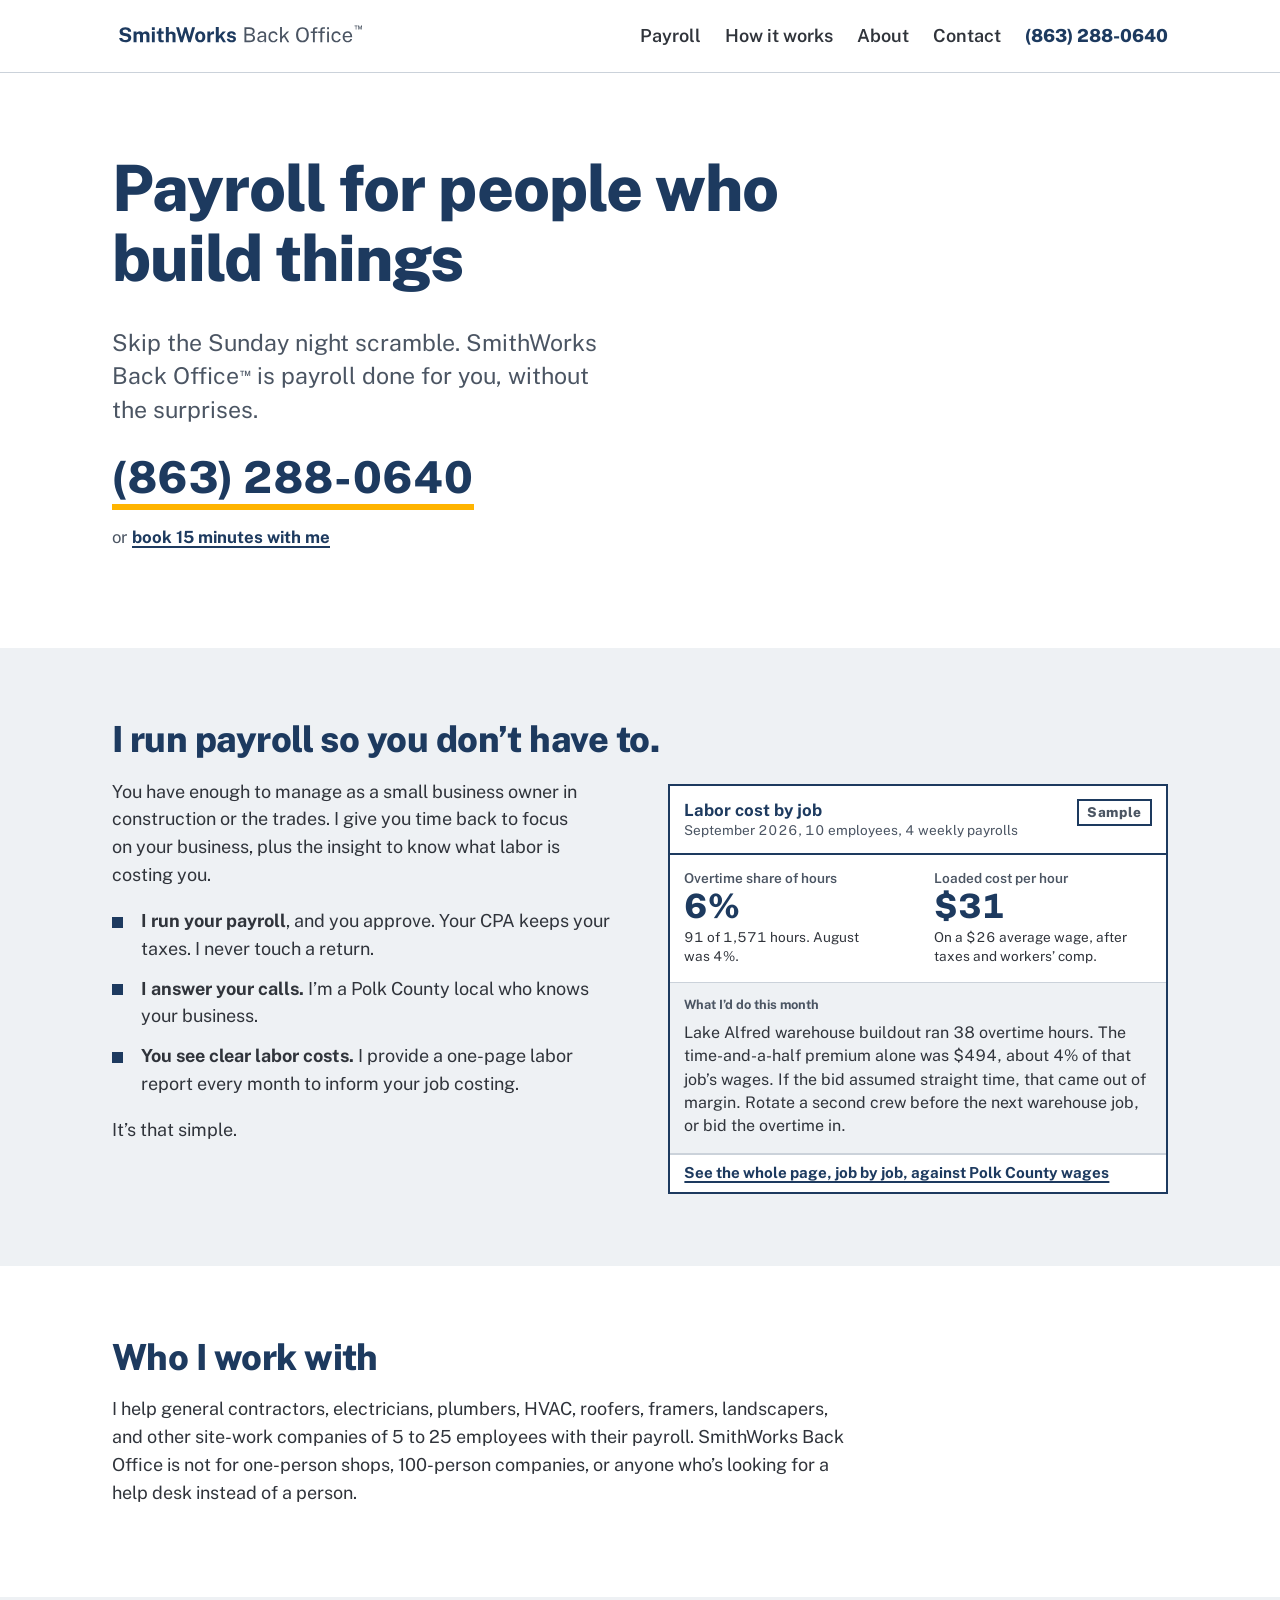
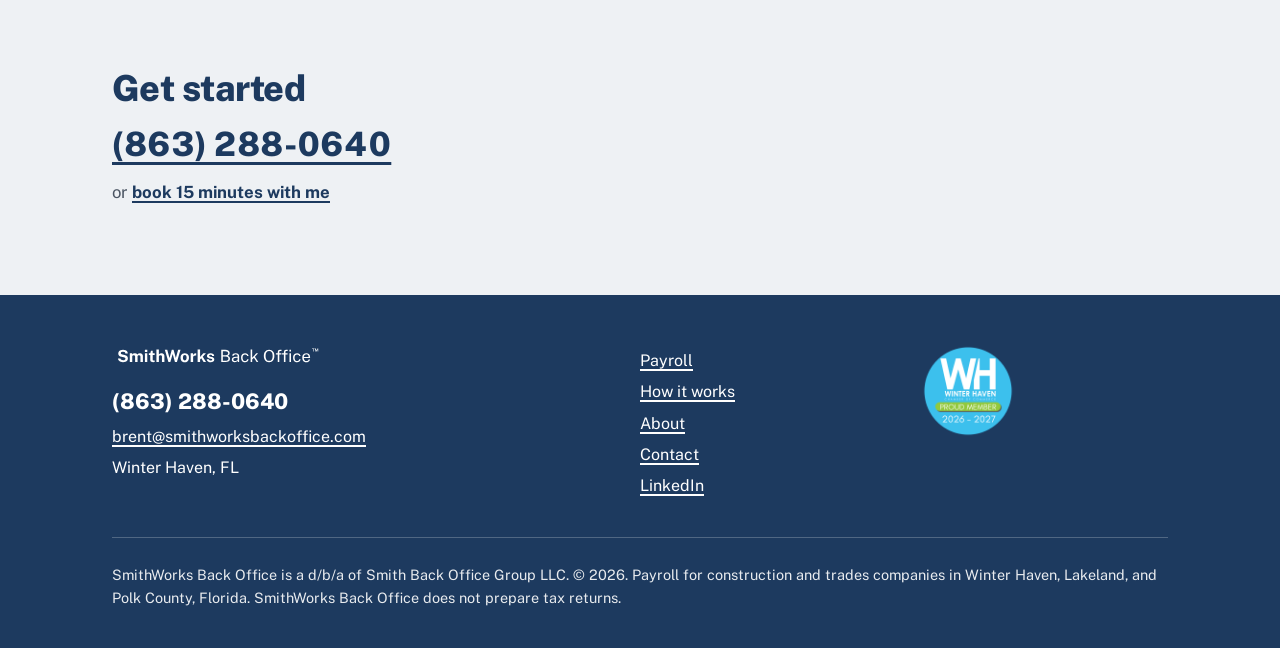
<file: index.html>
<!DOCTYPE html>
<html lang="en">
<head>
<meta charset="utf-8">
<meta name="viewport" content="width=device-width, initial-scale=1">
<title>SmithWorks Back Office | Payroll for construction and trades, Winter Haven FL</title>
<meta name="description" content="Payroll done for you by a Polk County local. SmithWorks Back Office runs payroll for construction and trades companies of 5 to 25 employees in Winter Haven, Lakeland, and Polk County, Florida.">
<link rel="canonical" href="https://www.smithworksbackoffice.com/">
<meta property="og:title" content="SmithWorks Back Office | Payroll for construction and trades, Winter Haven FL">
<meta property="og:description" content="Payroll done for you by a Polk County local. SmithWorks Back Office runs payroll for construction and trades companies of 5 to 25 employees in Winter Haven, Lakeland, and Polk County, Florida.">
<meta property="og:type" content="website">
<meta property="og:url" content="https://www.smithworksbackoffice.com/">
<meta property="og:image" content="https://www.smithworksbackoffice.com/assets/og-image.png">
<meta name="theme-color" content="#1D3A5F">
<link rel="icon" href="/favicon.svg" type="image/svg+xml">
<link rel="icon" href="/favicon.png" type="image/png" sizes="32x32">
<link rel="apple-touch-icon" href="/apple-touch-icon.png">
<link rel="preconnect" href="https://fonts.googleapis.com">
<link rel="preconnect" href="https://fonts.gstatic.com" crossorigin>
<link href="https://fonts.googleapis.com/css2?family=Public+Sans:wght@400;600;700;800&display=swap" rel="stylesheet">
<link rel="stylesheet" href="/styles.css">
</head>
<body>
<a class="visually-hidden" href="#main">Skip to content</a>
<header class="site-header">
  <div class="wrap">
    <a class="brand" href="/" aria-label="SmithWorks Back Office home"><img class="word" src="/assets/wordmark-primary.svg" alt="SmithWorks Back Office" width="250" height="33"><img class="mark" src="/assets/mark-primary.svg" alt="SmithWorks Back Office" width="36" height="36"></a>
    <nav class="nav" aria-label="Main"><a href="/payroll.html">Payroll</a><a href="/how-it-works.html">How it works</a><a href="/about.html">About</a><a href="/contact.html">Contact</a><a class="nav-phone" href="tel:+18632880640">(863) 288-0640</a></nav>
    <div class="hdr-actions">
      <a class="hdr-call" href="tel:+18632880640">Call<span class="hdr-num"> (863) 288-0640</span></a>
      <button class="menu-btn" type="button" aria-expanded="false" aria-controls="mobile-nav">Menu</button>
    </div>
  </div>
  <nav class="mobile-nav" id="mobile-nav" aria-label="Main (mobile)"><a href="/payroll.html">Payroll</a><a href="/how-it-works.html">How it works</a><a href="/about.html">About</a><a href="/contact.html">Contact</a><a class="nav-phone" href="tel:+18632880640">Call (863) 288-0640</a></nav>
</header>
<main id="main">

<section class="hero">
  <div class="wrap">
    <h1>Payroll for people who build things</h1>
    <p class="lede">Skip the Sunday night scramble. SmithWorks Back Office<sup class="tm">™</sup> is payroll done for you, without the surprises.</p>
    <p class="cta"><a class="phone" href="tel:+18632880640">(863) 288-0640</a>
<span class="or">or <a href="https://calendar.app.google/8ci6cQ7V7Muask3H9">book 15 minutes with me</a></span></p>
  </div>
</section>

<section class="alt">
  <div class="wrap">
    <h2>I run payroll so you don’t have to.</h2>
    <div class="cols">
      <div>
        <p>You have enough to manage as a small business owner in construction or the trades. I give you time back to focus on your business, plus the insight to know what labor is costing you.</p>
        <ul class="list">
          <li><strong>I run your payroll</strong>, and you approve. Your CPA keeps your taxes. I never touch a return.</li>
          <li><strong>I answer your calls.</strong> I’m a Polk County local who knows your business.</li>
          <li><strong>You see clear labor costs.</strong> I provide a one-page labor report every month to inform your job costing.</li>
        </ul>
        <p>It’s that simple.</p>
      </div>
      <div>
        <figure class="report report-excerpt" aria-label="Excerpt from the sample monthly labor report">
  <div class="report-head">
    <div><strong>Labor cost by job</strong><span>September 2026, 10 employees, 4 weekly payrolls</span></div>
    <span class="report-tag">Sample</span>
  </div>
  <div class="report-band">
    <dl class="kpis kpis-2">
      <div><dt>Overtime share of hours</dt><dd>6%</dd><p>91 of 1,571 hours. August was 4%.</p></div>
      <div><dt>Loaded cost per hour</dt><dd>$31</dd><p>On a $26 average wage, after taxes and workers’ comp.</p></div>
    </dl>
  </div>
  <div class="report-band report-action"><h3>What I’d do this month</h3>
    <p>Lake Alfred warehouse buildout ran 38 overtime hours. The time-and-a-half premium alone was $494, about 4% of that job’s wages. If the bid assumed straight time, that came out of margin. Rotate a second crew before the next warehouse job, or bid the overtime in.</p>
  </div>
  <p class="report-next"><a href="/payroll.html#report">See the whole page, job by job, against Polk County wages</a></p>
</figure>
      </div>
    </div>
  </div>
</section>

<section>
  <div class="wrap">
    <h2>Who I work with</h2>
    <!-- Polk County line map slot (first month): wrap this section in <div class="cols"> and add the SVG in the second column. -->
    <p>I help general contractors, electricians, plumbers, HVAC, roofers, framers, landscapers, and other site-work companies of 5 to 25 employees with their payroll. SmithWorks Back Office is not for one-person shops, 100-person companies, or anyone who’s looking for a help desk instead of a person.</p>
  </div>
</section>

<section class="alt">
  <div class="wrap">
    <h2>Get started</h2>
    <p class="cta cta-inline"><a class="phone" href="tel:+18632880640">(863) 288-0640</a>
<span class="or">or <a href="https://calendar.app.google/8ci6cQ7V7Muask3H9">book 15 minutes with me</a></span></p>
  </div>
</section>
</main>
<footer class="site-footer">
  <div class="wrap">
    <div>
      <a class="brand" href="/"><img src="/assets/wordmark-white.svg" alt="SmithWorks Back Office" width="220" height="29"></a>
      <p><a class="foot-phone" href="tel:+18632880640">(863) 288-0640</a></p>
      <p><a href="mailto:brent@smithworksbackoffice.com">brent@smithworksbackoffice.com</a></p>
      <p>Winter Haven, FL</p>
    </div>
    <div>
      <p><a href="/payroll.html">Payroll</a></p>
      <p><a href="/how-it-works.html">How it works</a></p>
      <p><a href="/about.html">About</a></p>
      <p><a href="/contact.html">Contact</a></p>
      <p><a href="https://www.linkedin.com/in/brentesmith/" rel="me noopener" target="_blank">LinkedIn</a></p>
    </div>
    <div>
      <img class="decal" src="/assets/chamber-member-2026-27.png" alt="Greater Winter Haven Chamber of Commerce member, 2026 to 2027" width="96" height="96">
    </div>
    <div class="fine">
      <p>SmithWorks Back Office is a d/b/a of Smith Back Office Group LLC. &copy; 2026. Payroll for construction and trades companies in Winter Haven, Lakeland, and Polk County, Florida. SmithWorks Back Office does not prepare tax returns.</p>
    </div>
  </div>
</footer>
<script>
(function () {
  var b = document.querySelector('.menu-btn'), n = document.getElementById('mobile-nav');
  if (!b || !n) return;
  b.addEventListener('click', function () {
    var open = n.classList.toggle('open');
    b.setAttribute('aria-expanded', open ? 'true' : 'false');
    b.textContent = open ? 'Close' : 'Menu';
  });
})();
</script>
</body>
</html>
</file>
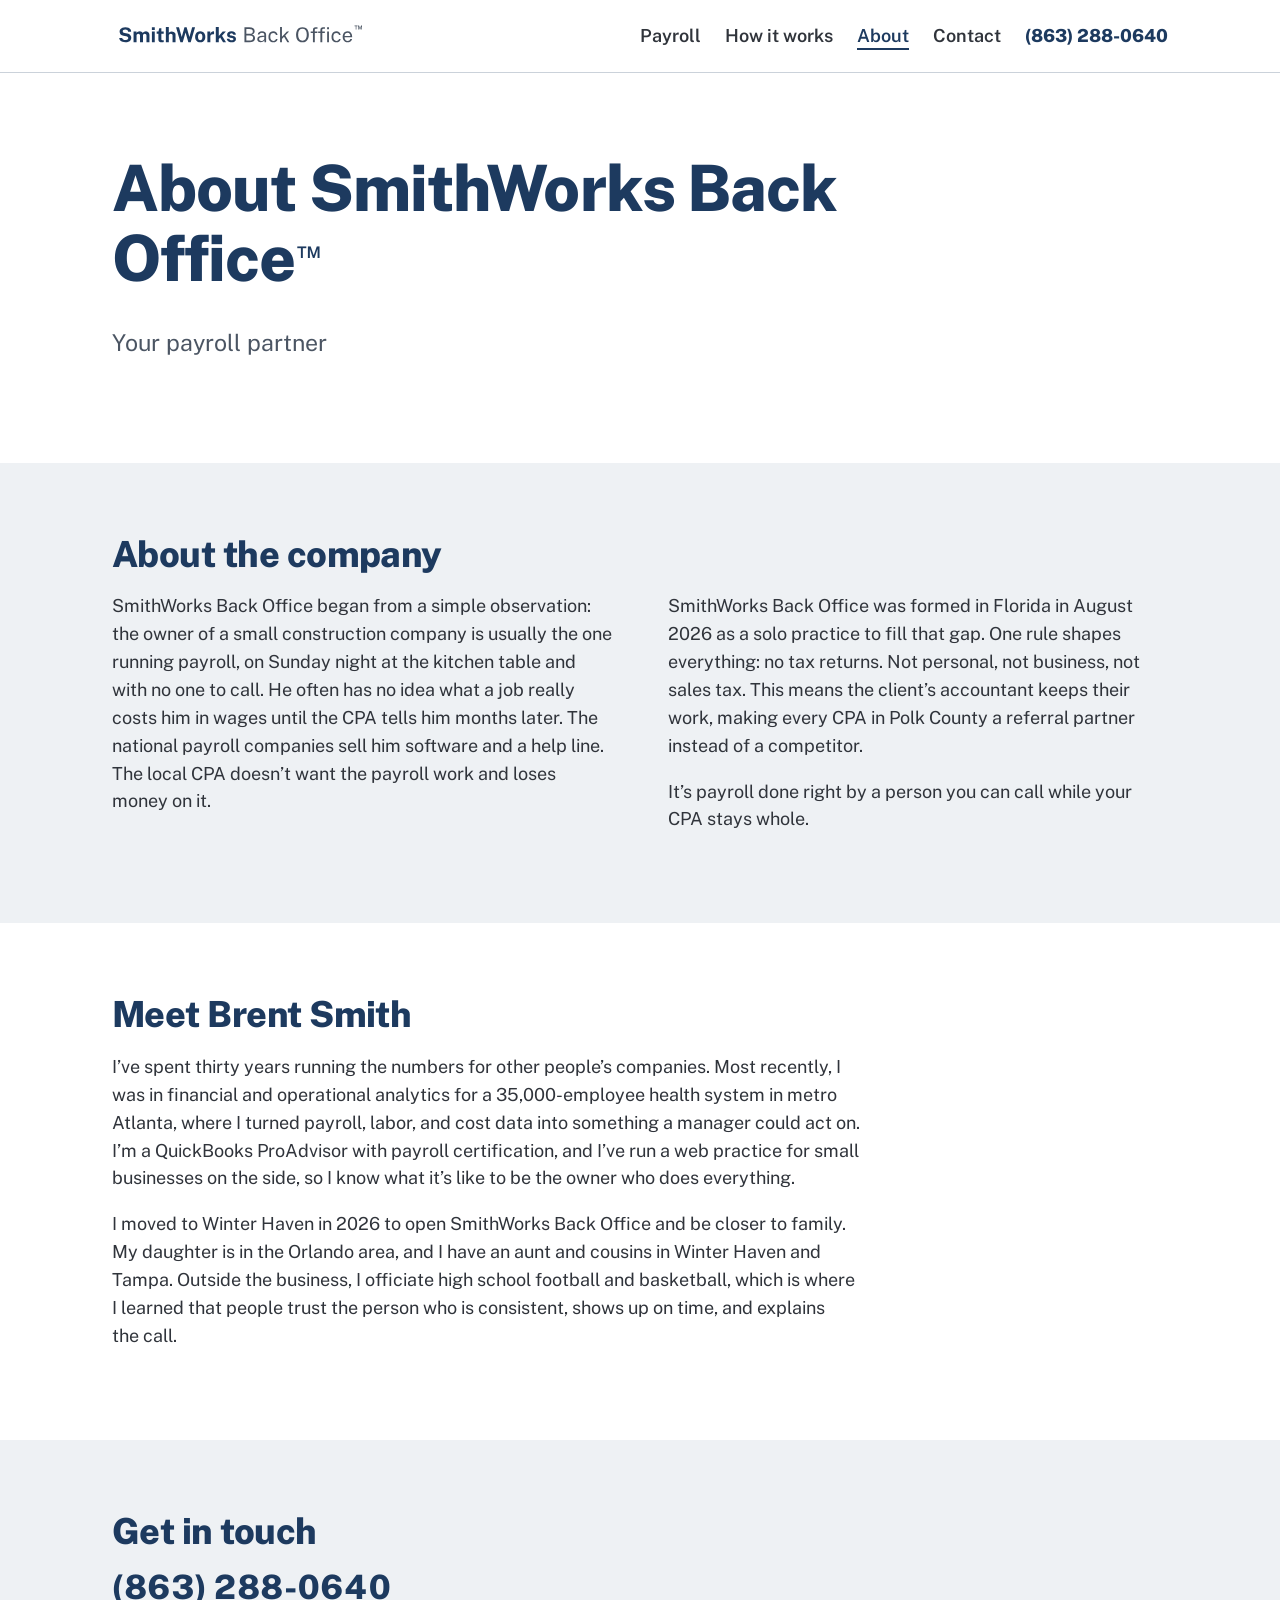
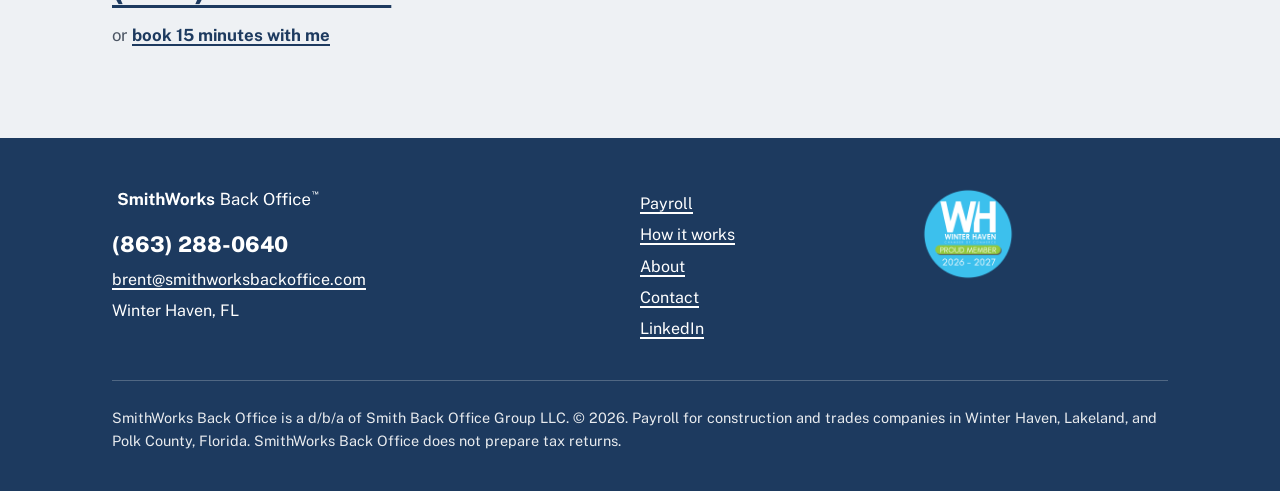
<file: about.html>
<!DOCTYPE html>
<html lang="en">
<head>
<meta charset="utf-8">
<meta name="viewport" content="width=device-width, initial-scale=1">
<title>About Brent Smith | SmithWorks Back Office, Winter Haven FL</title>
<meta name="description" content="SmithWorks Back Office is a solo payroll practice formed in Florida in 2026. One rule: no tax returns. Meet Brent Smith, QuickBooks ProAdvisor with payroll certification, based in Winter Haven.">
<link rel="canonical" href="https://www.smithworksbackoffice.com/about.html">
<meta property="og:title" content="About Brent Smith | SmithWorks Back Office, Winter Haven FL">
<meta property="og:description" content="SmithWorks Back Office is a solo payroll practice formed in Florida in 2026. One rule: no tax returns. Meet Brent Smith, QuickBooks ProAdvisor with payroll certification, based in Winter Haven.">
<meta property="og:type" content="website">
<meta property="og:url" content="https://www.smithworksbackoffice.com/about.html">
<meta property="og:image" content="https://www.smithworksbackoffice.com/assets/og-image.png">
<meta name="theme-color" content="#1D3A5F">
<link rel="icon" href="/favicon.svg" type="image/svg+xml">
<link rel="icon" href="/favicon.png" type="image/png" sizes="32x32">
<link rel="apple-touch-icon" href="/apple-touch-icon.png">
<link rel="preconnect" href="https://fonts.googleapis.com">
<link rel="preconnect" href="https://fonts.gstatic.com" crossorigin>
<link href="https://fonts.googleapis.com/css2?family=Public+Sans:wght@400;600;700;800&display=swap" rel="stylesheet">
<link rel="stylesheet" href="/styles.css">
</head>
<body>
<a class="visually-hidden" href="#main">Skip to content</a>
<header class="site-header">
  <div class="wrap">
    <a class="brand" href="/" aria-label="SmithWorks Back Office home"><img class="word" src="/assets/wordmark-primary.svg" alt="SmithWorks Back Office" width="250" height="33"><img class="mark" src="/assets/mark-primary.svg" alt="SmithWorks Back Office" width="36" height="36"></a>
    <nav class="nav" aria-label="Main"><a href="/payroll.html">Payroll</a><a href="/how-it-works.html">How it works</a><a href="/about.html" aria-current="page">About</a><a href="/contact.html">Contact</a><a class="nav-phone" href="tel:+18632880640">(863) 288-0640</a></nav>
    <div class="hdr-actions">
      <a class="hdr-call" href="tel:+18632880640">Call<span class="hdr-num"> (863) 288-0640</span></a>
      <button class="menu-btn" type="button" aria-expanded="false" aria-controls="mobile-nav">Menu</button>
    </div>
  </div>
  <nav class="mobile-nav" id="mobile-nav" aria-label="Main (mobile)"><a href="/payroll.html">Payroll</a><a href="/how-it-works.html">How it works</a><a href="/about.html" aria-current="page">About</a><a href="/contact.html">Contact</a><a class="nav-phone" href="tel:+18632880640">Call (863) 288-0640</a></nav>
</header>
<main id="main">

<section class="hero">
  <div class="wrap">
    <h1>About SmithWorks Back Office<sup class="tm">™</sup></h1>
    <p class="lede">Your payroll partner</p>
  </div>
</section>

<section class="alt">
  <div class="wrap">
    <h2>About the company</h2>
    <div class="cols">
      <div>
    <p>SmithWorks Back Office began from a simple observation: the owner of a small construction company is usually the one running payroll, on Sunday night at the kitchen table and with no one to call. He often has no idea what a job really costs him in wages until the CPA tells him months later. The national payroll companies sell him software and a help line. The local CPA doesn’t want the payroll work and loses money on it.</p>
      </div>
      <div>
    <p>SmithWorks Back Office was formed in Florida in August 2026 as a solo practice to fill that gap. One rule shapes everything: no tax returns. Not personal, not business, not sales tax. This means the client’s accountant keeps their work, making every CPA in Polk County a referral partner instead of a competitor.</p>
    <p>It’s payroll done right by a person you can call while your CPA stays whole.</p>
      </div>
    </div>
  </div>
</section>

<section>
  <div class="wrap">
    <h2>Meet Brent Smith</h2>
    <div class="bio no-photo">
      <!-- Headshot slot: add /assets/brent-smith.jpg (4:5, at least 560x700), uncomment, and remove "no-photo" from the div above.
      <img class="headshot" src="/assets/brent-smith.jpg" alt="Brent Smith, owner of SmithWorks Back Office" width="280" height="350">
      -->
      <div>
        <p>I’ve spent thirty years running the numbers for other people’s companies. Most recently, I was in financial and operational analytics for a 35,000-employee health system in metro Atlanta, where I turned payroll, labor, and cost data into something a manager could act on. I’m a QuickBooks ProAdvisor with payroll certification, and I’ve run a web practice for small businesses on the side, so I know what it’s like to be the owner who does everything.</p>
        <p>I moved to Winter Haven in 2026 to open SmithWorks Back Office and be closer to family. My daughter is in the Orlando area, and I have an aunt and cousins in Winter Haven and Tampa. Outside the business, I officiate high school football and basketball, which is where I learned that people trust the person who is consistent, shows up on time, and explains the call.</p>
      </div>
    </div>
  </div>
</section>

<section class="alt">
  <div class="wrap">
    <h2>Get in touch</h2>
    <p class="cta cta-inline"><a class="phone" href="tel:+18632880640">(863) 288-0640</a>
<span class="or">or <a href="https://calendar.app.google/8ci6cQ7V7Muask3H9">book 15 minutes with me</a></span></p>
  </div>
</section>
</main>
<footer class="site-footer">
  <div class="wrap">
    <div>
      <a class="brand" href="/"><img src="/assets/wordmark-white.svg" alt="SmithWorks Back Office" width="220" height="29"></a>
      <p><a class="foot-phone" href="tel:+18632880640">(863) 288-0640</a></p>
      <p><a href="mailto:brent@smithworksbackoffice.com">brent@smithworksbackoffice.com</a></p>
      <p>Winter Haven, FL</p>
    </div>
    <div>
      <p><a href="/payroll.html">Payroll</a></p>
      <p><a href="/how-it-works.html">How it works</a></p>
      <p><a href="/about.html">About</a></p>
      <p><a href="/contact.html">Contact</a></p>
      <p><a href="https://www.linkedin.com/in/brentesmith/" rel="me noopener" target="_blank">LinkedIn</a></p>
    </div>
    <div>
      <img class="decal" src="/assets/chamber-member-2026-27.png" alt="Greater Winter Haven Chamber of Commerce member, 2026 to 2027" width="96" height="96">
    </div>
    <div class="fine">
      <p>SmithWorks Back Office is a d/b/a of Smith Back Office Group LLC. &copy; 2026. Payroll for construction and trades companies in Winter Haven, Lakeland, and Polk County, Florida. SmithWorks Back Office does not prepare tax returns.</p>
    </div>
  </div>
</footer>
<script>
(function () {
  var b = document.querySelector('.menu-btn'), n = document.getElementById('mobile-nav');
  if (!b || !n) return;
  b.addEventListener('click', function () {
    var open = n.classList.toggle('open');
    b.setAttribute('aria-expanded', open ? 'true' : 'false');
    b.textContent = open ? 'Close' : 'Menu';
  });
})();
</script>
</body>
</html>
</file>
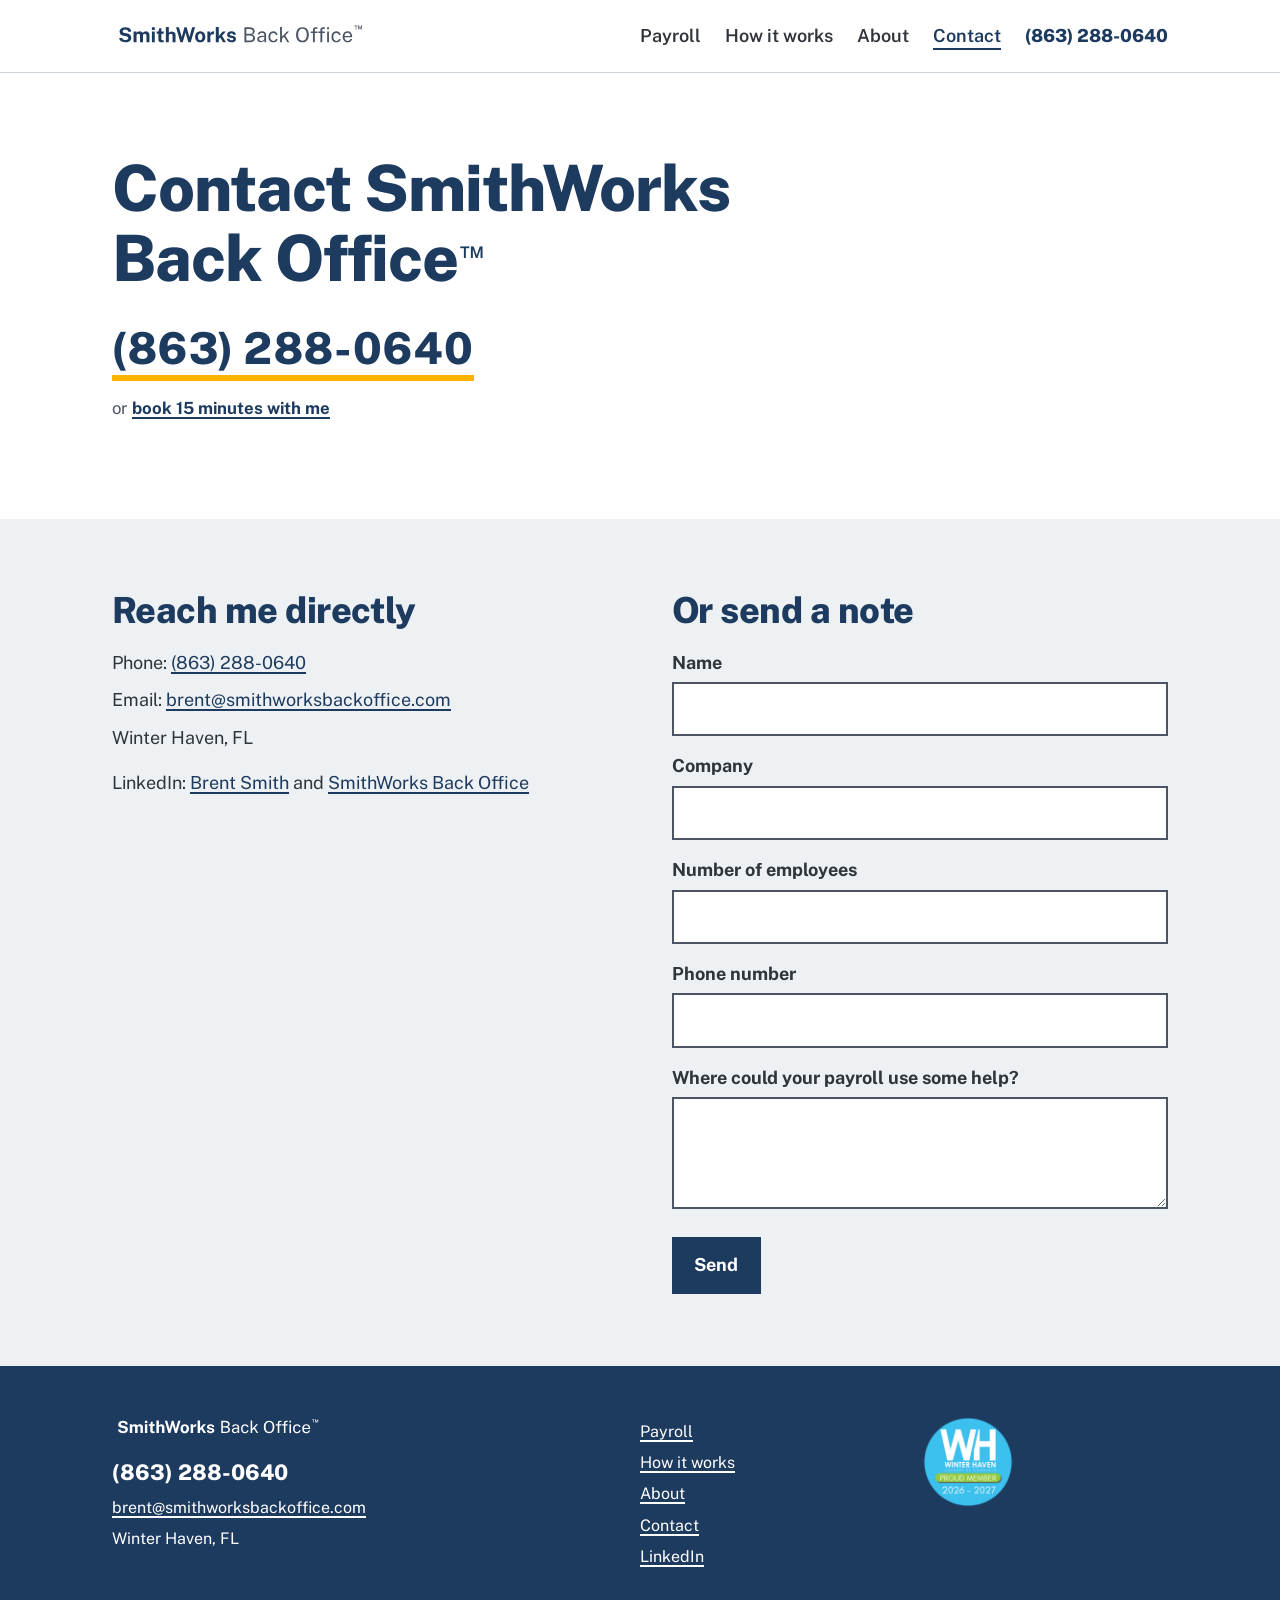
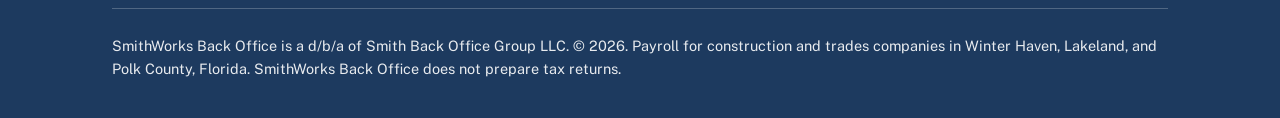
<file: contact.html>
<!DOCTYPE html>
<html lang="en">
<head>
<meta charset="utf-8">
<meta name="viewport" content="width=device-width, initial-scale=1">
<title>Contact | SmithWorks Back Office, Winter Haven FL</title>
<meta name="description" content="Call (863) 288-0640, book 15 minutes, or send a note. SmithWorks Back Office runs payroll for construction and trades companies in Winter Haven and Polk County, Florida.">
<link rel="canonical" href="https://www.smithworksbackoffice.com/contact.html">
<meta property="og:title" content="Contact | SmithWorks Back Office, Winter Haven FL">
<meta property="og:description" content="Call (863) 288-0640, book 15 minutes, or send a note. SmithWorks Back Office runs payroll for construction and trades companies in Winter Haven and Polk County, Florida.">
<meta property="og:type" content="website">
<meta property="og:url" content="https://www.smithworksbackoffice.com/contact.html">
<meta property="og:image" content="https://www.smithworksbackoffice.com/assets/og-image.png">
<meta name="theme-color" content="#1D3A5F">
<link rel="icon" href="/favicon.svg" type="image/svg+xml">
<link rel="icon" href="/favicon.png" type="image/png" sizes="32x32">
<link rel="apple-touch-icon" href="/apple-touch-icon.png">
<link rel="preconnect" href="https://fonts.googleapis.com">
<link rel="preconnect" href="https://fonts.gstatic.com" crossorigin>
<link href="https://fonts.googleapis.com/css2?family=Public+Sans:wght@400;600;700;800&display=swap" rel="stylesheet">
<link rel="stylesheet" href="/styles.css">
</head>
<body>
<a class="visually-hidden" href="#main">Skip to content</a>
<header class="site-header">
  <div class="wrap">
    <a class="brand" href="/" aria-label="SmithWorks Back Office home"><img class="word" src="/assets/wordmark-primary.svg" alt="SmithWorks Back Office" width="250" height="33"><img class="mark" src="/assets/mark-primary.svg" alt="SmithWorks Back Office" width="36" height="36"></a>
    <nav class="nav" aria-label="Main"><a href="/payroll.html">Payroll</a><a href="/how-it-works.html">How it works</a><a href="/about.html">About</a><a href="/contact.html" aria-current="page">Contact</a><a class="nav-phone" href="tel:+18632880640">(863) 288-0640</a></nav>
    <div class="hdr-actions">
      <a class="hdr-call" href="tel:+18632880640">Call<span class="hdr-num"> (863) 288-0640</span></a>
      <button class="menu-btn" type="button" aria-expanded="false" aria-controls="mobile-nav">Menu</button>
    </div>
  </div>
  <nav class="mobile-nav" id="mobile-nav" aria-label="Main (mobile)"><a href="/payroll.html">Payroll</a><a href="/how-it-works.html">How it works</a><a href="/about.html">About</a><a href="/contact.html" aria-current="page">Contact</a><a class="nav-phone" href="tel:+18632880640">Call (863) 288-0640</a></nav>
</header>
<main id="main">

<section class="hero">
  <div class="wrap">
    <h1>Contact SmithWorks Back Office<sup class="tm">™</sup></h1>
    <p class="cta"><a class="phone" href="tel:+18632880640">(863) 288-0640</a>
<span class="or">or <a href="https://calendar.app.google/8ci6cQ7V7Muask3H9">book 15 minutes with me</a></span></p>
  </div>
</section>

<section class="alt">
  <div class="wrap contact-grid">
    <div>
      <h2>Reach me directly</h2>
      <ul class="details">
        <li>Phone: <a href="tel:+18632880640">(863) 288-0640</a></li>
        <li>Email: <a href="mailto:brent@smithworksbackoffice.com">brent@smithworksbackoffice.com</a></li>
        <li>Winter Haven, FL</li>
      </ul>
      <p>LinkedIn: <a href="https://www.linkedin.com/in/brentesmith/" rel="me noopener" target="_blank">Brent Smith</a> and <a href="https://www.linkedin.com/company/smithworks-back-office" rel="noopener" target="_blank">SmithWorks Back Office</a></p>
    </div>
    <div>
      <h2>Or send a note</h2>
      <form name="contact" method="POST" action="/thanks.html" data-netlify="true" netlify-honeypot="bot-field">
        <input type="hidden" name="form-name" value="contact">
        <p class="hp"><label>Leave this field empty <input name="bot-field" tabindex="-1" autocomplete="off"></label></p>
        <label for="name">Name</label>
        <input id="name" name="name" type="text" autocomplete="name" required>
        <label for="company">Company</label>
        <input id="company" name="company" type="text" autocomplete="organization">
        <label for="employees">Number of employees</label>
        <input id="employees" name="employees" type="number" inputmode="numeric" min="0" max="999">
        <label for="phone">Phone number</label>
        <input id="phone" name="phone" type="tel" autocomplete="tel" required>
        <label for="message">Where could your payroll use some help?</label>
        <textarea id="message" name="message"></textarea>
        <button type="submit">Send</button>
      </form>
    </div>
  </div>
</section>
</main>
<footer class="site-footer">
  <div class="wrap">
    <div>
      <a class="brand" href="/"><img src="/assets/wordmark-white.svg" alt="SmithWorks Back Office" width="220" height="29"></a>
      <p><a class="foot-phone" href="tel:+18632880640">(863) 288-0640</a></p>
      <p><a href="mailto:brent@smithworksbackoffice.com">brent@smithworksbackoffice.com</a></p>
      <p>Winter Haven, FL</p>
    </div>
    <div>
      <p><a href="/payroll.html">Payroll</a></p>
      <p><a href="/how-it-works.html">How it works</a></p>
      <p><a href="/about.html">About</a></p>
      <p><a href="/contact.html">Contact</a></p>
      <p><a href="https://www.linkedin.com/in/brentesmith/" rel="me noopener" target="_blank">LinkedIn</a></p>
    </div>
    <div>
      <img class="decal" src="/assets/chamber-member-2026-27.png" alt="Greater Winter Haven Chamber of Commerce member, 2026 to 2027" width="96" height="96">
    </div>
    <div class="fine">
      <p>SmithWorks Back Office is a d/b/a of Smith Back Office Group LLC. &copy; 2026. Payroll for construction and trades companies in Winter Haven, Lakeland, and Polk County, Florida. SmithWorks Back Office does not prepare tax returns.</p>
    </div>
  </div>
</footer>
<script>
(function () {
  var b = document.querySelector('.menu-btn'), n = document.getElementById('mobile-nav');
  if (!b || !n) return;
  b.addEventListener('click', function () {
    var open = n.classList.toggle('open');
    b.setAttribute('aria-expanded', open ? 'true' : 'false');
    b.textContent = open ? 'Close' : 'Menu';
  });
})();
</script>
</body>
</html>
</file>
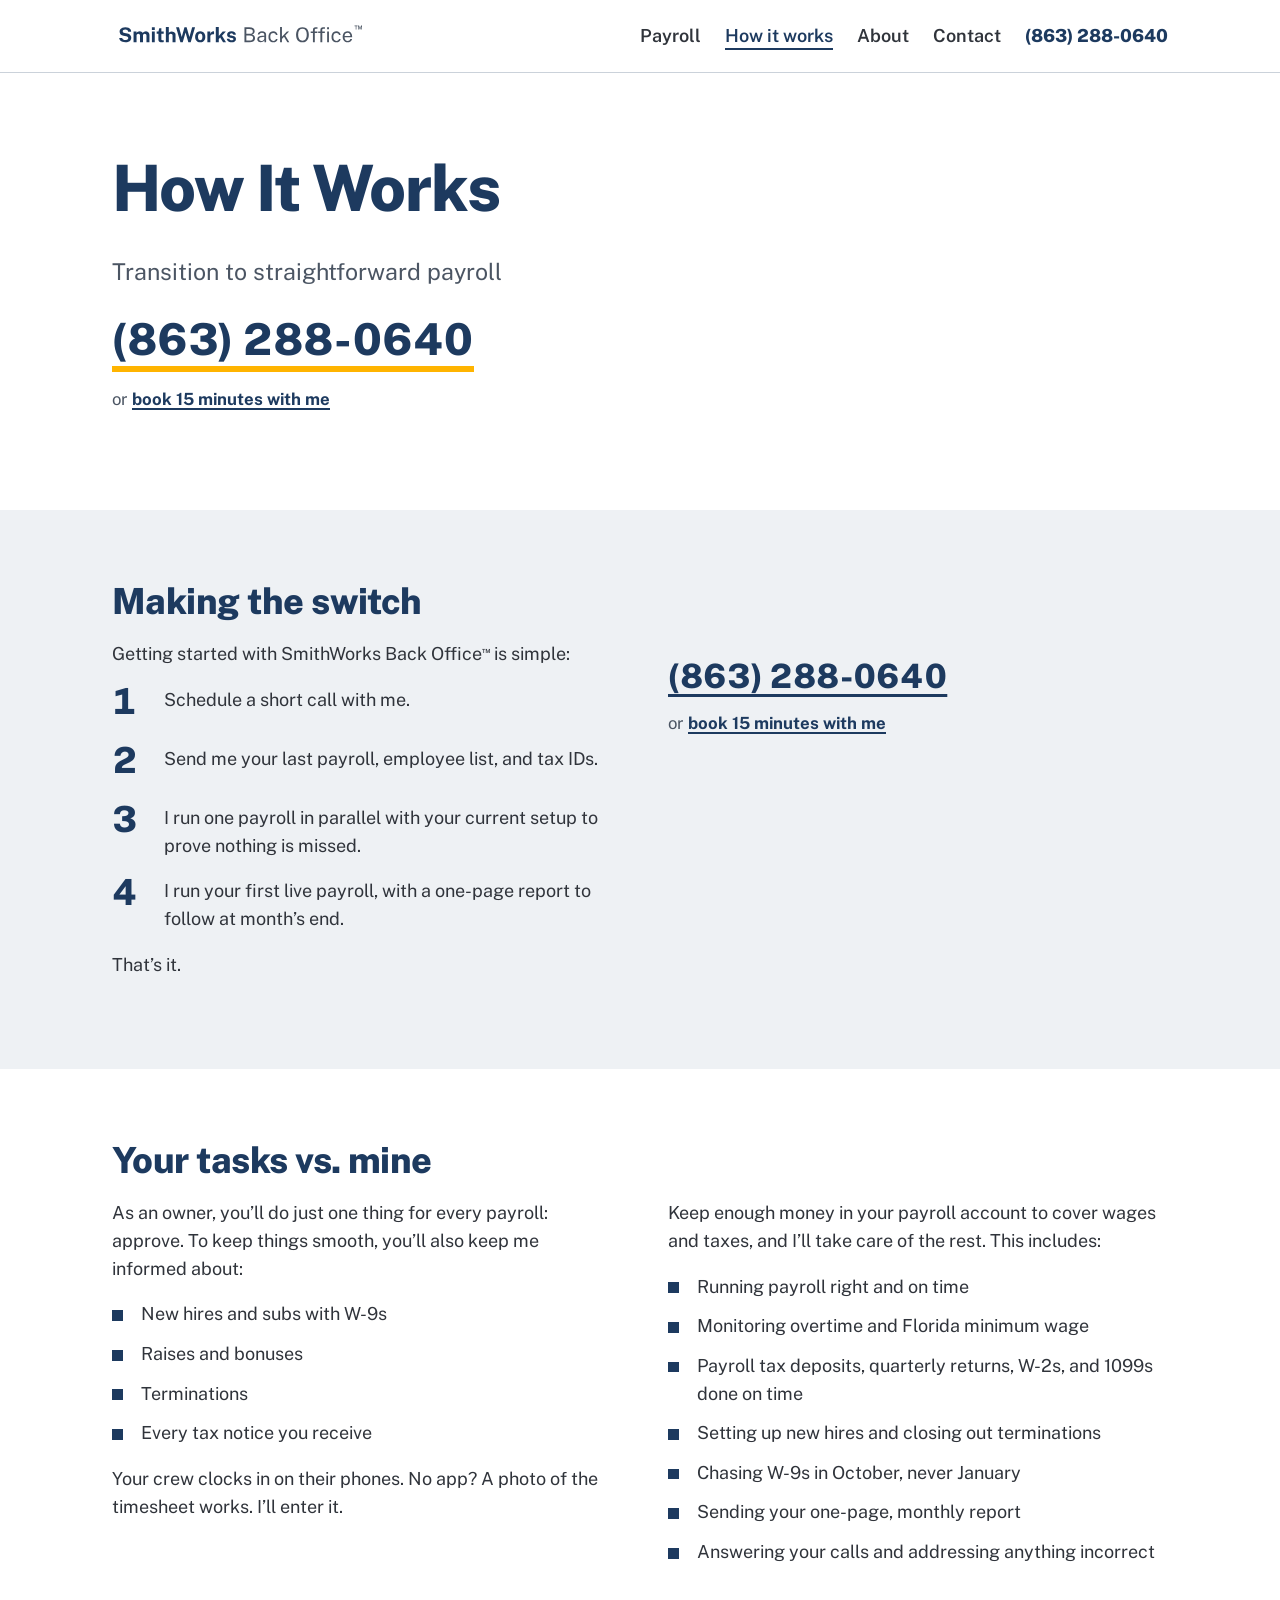
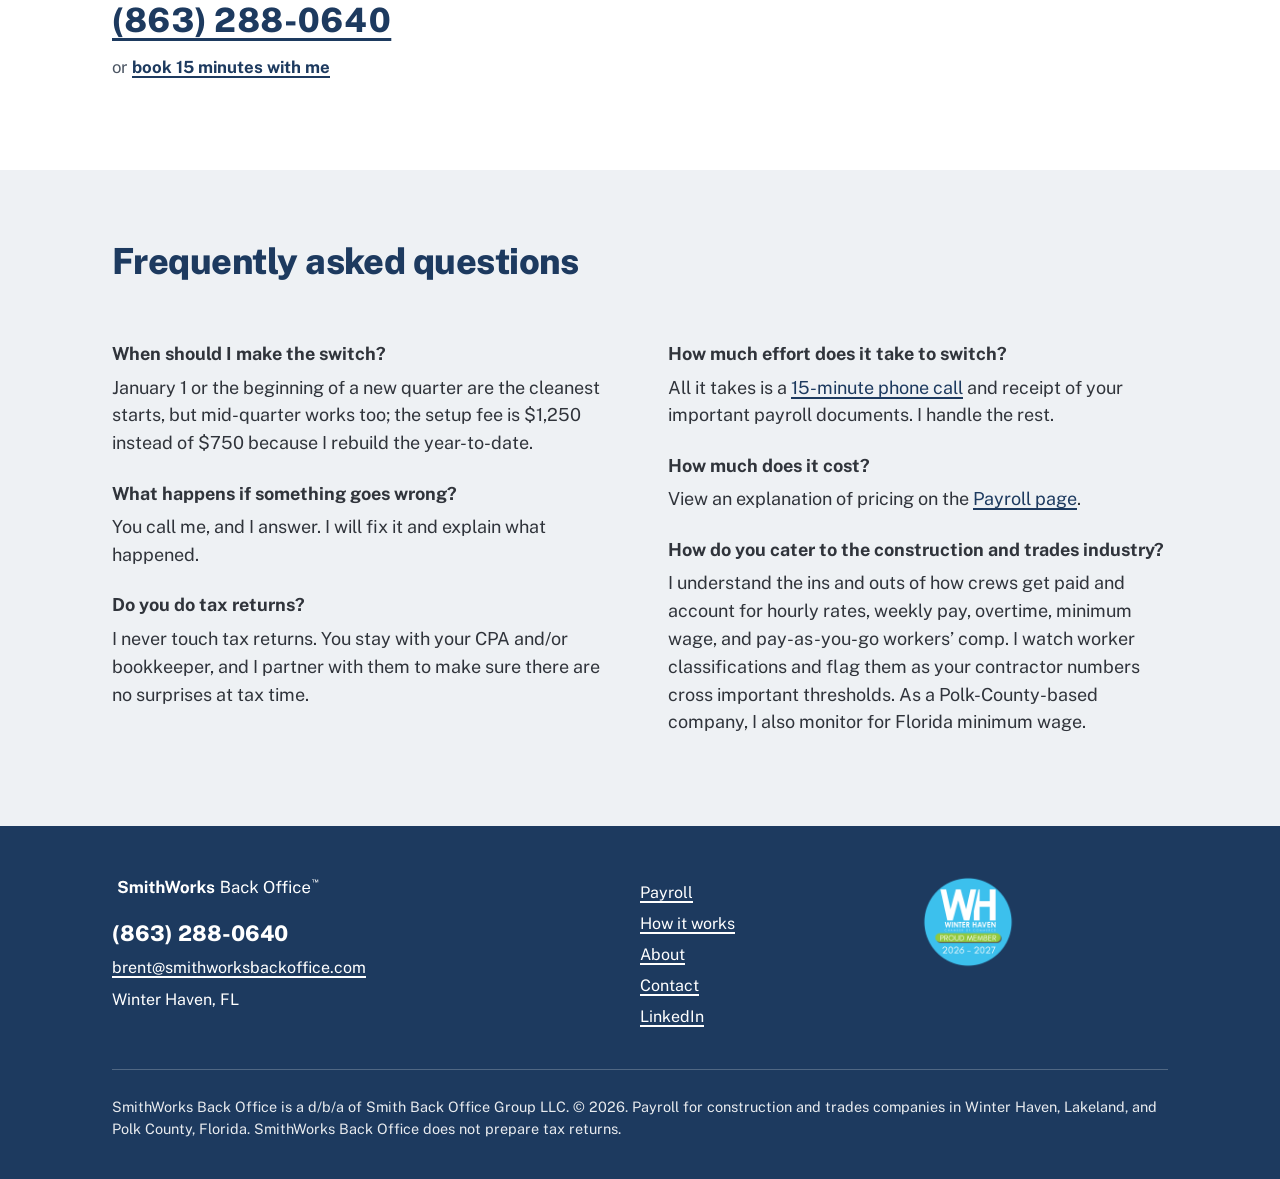
<file: how-it-works.html>
<!DOCTYPE html>
<html lang="en">
<head>
<meta charset="utf-8">
<meta name="viewport" content="width=device-width, initial-scale=1">
<title>How it works | SmithWorks Back Office payroll, Winter Haven FL</title>
<meta name="description" content="Switching payroll takes a 15-minute call and your last payroll. I run one in parallel to prove nothing is missed, then go live. What you do, what I do, and answers to common questions.">
<link rel="canonical" href="https://www.smithworksbackoffice.com/how-it-works.html">
<meta property="og:title" content="How it works | SmithWorks Back Office payroll, Winter Haven FL">
<meta property="og:description" content="Switching payroll takes a 15-minute call and your last payroll. I run one in parallel to prove nothing is missed, then go live. What you do, what I do, and answers to common questions.">
<meta property="og:type" content="website">
<meta property="og:url" content="https://www.smithworksbackoffice.com/how-it-works.html">
<meta property="og:image" content="https://www.smithworksbackoffice.com/assets/og-image.png">
<meta name="theme-color" content="#1D3A5F">
<link rel="icon" href="/favicon.svg" type="image/svg+xml">
<link rel="icon" href="/favicon.png" type="image/png" sizes="32x32">
<link rel="apple-touch-icon" href="/apple-touch-icon.png">
<link rel="preconnect" href="https://fonts.googleapis.com">
<link rel="preconnect" href="https://fonts.gstatic.com" crossorigin>
<link href="https://fonts.googleapis.com/css2?family=Public+Sans:wght@400;600;700;800&display=swap" rel="stylesheet">
<link rel="stylesheet" href="/styles.css">
</head>
<body>
<a class="visually-hidden" href="#main">Skip to content</a>
<header class="site-header">
  <div class="wrap">
    <a class="brand" href="/" aria-label="SmithWorks Back Office home"><img class="word" src="/assets/wordmark-primary.svg" alt="SmithWorks Back Office" width="250" height="33"><img class="mark" src="/assets/mark-primary.svg" alt="SmithWorks Back Office" width="36" height="36"></a>
    <nav class="nav" aria-label="Main"><a href="/payroll.html">Payroll</a><a href="/how-it-works.html" aria-current="page">How it works</a><a href="/about.html">About</a><a href="/contact.html">Contact</a><a class="nav-phone" href="tel:+18632880640">(863) 288-0640</a></nav>
    <div class="hdr-actions">
      <a class="hdr-call" href="tel:+18632880640">Call<span class="hdr-num"> (863) 288-0640</span></a>
      <button class="menu-btn" type="button" aria-expanded="false" aria-controls="mobile-nav">Menu</button>
    </div>
  </div>
  <nav class="mobile-nav" id="mobile-nav" aria-label="Main (mobile)"><a href="/payroll.html">Payroll</a><a href="/how-it-works.html" aria-current="page">How it works</a><a href="/about.html">About</a><a href="/contact.html">Contact</a><a class="nav-phone" href="tel:+18632880640">Call (863) 288-0640</a></nav>
</header>
<main id="main">

<section class="hero">
  <div class="wrap">
    <h1>How It Works</h1>
    <p class="lede">Transition to straightforward payroll</p>
    <p class="cta"><a class="phone" href="tel:+18632880640">(863) 288-0640</a>
<span class="or">or <a href="https://calendar.app.google/8ci6cQ7V7Muask3H9">book 15 minutes with me</a></span></p>
  </div>
</section>

<section class="alt">
  <div class="wrap">
    <h2>Making the switch</h2>
    <div class="cols">
      <div>
        <p>Getting started with SmithWorks Back Office<sup class="tm">™</sup> is simple:</p>
        <ol class="steps">
          <li>Schedule a short call with me.</li>
          <li>Send me your last payroll, employee list, and tax IDs.</li>
          <li>I run one payroll in parallel with your current setup to prove nothing is missed.</li>
          <li>I run your first live payroll, with a one-page report to follow at month’s end.</li>
        </ol>
        <p>That’s it.</p>
      </div>
      <div>
        <p class="cta cta-inline"><a class="phone" href="tel:+18632880640">(863) 288-0640</a>
<span class="or">or <a href="https://calendar.app.google/8ci6cQ7V7Muask3H9">book 15 minutes with me</a></span></p>
      </div>
    </div>
  </div>
</section>

<section>
  <div class="wrap">
    <h2>Your tasks vs. mine</h2>
    <div class="cols">
      <div>
        <p>As an owner, you’ll do just one thing for every payroll: approve. To keep things smooth, you’ll also keep me informed about:</p>
        <ul class="list">
          <li>New hires and subs with W-9s</li>
          <li>Raises and bonuses</li>
          <li>Terminations</li>
          <li>Every tax notice you receive</li>
        </ul>
        <p>Your crew clocks in on their phones. No app? A photo of the timesheet works. I’ll enter it.</p>
      </div>
      <div>
        <p>Keep enough money in your payroll account to cover wages and taxes, and I’ll take care of the rest. This includes:</p>
        <ul class="list">
          <li>Running payroll right and on time</li>
          <li>Monitoring overtime and Florida minimum wage</li>
          <li>Payroll tax deposits, quarterly returns, W-2s, and 1099s done on time</li>
          <li>Setting up new hires and closing out terminations</li>
          <li>Chasing W-9s in October, never January</li>
          <li>Sending your one-page, monthly report</li>
          <li>Answering your calls and addressing anything incorrect</li>
        </ul>
      </div>
    </div>
    <p class="cta cta-inline"><a class="phone" href="tel:+18632880640">(863) 288-0640</a>
<span class="or">or <a href="https://calendar.app.google/8ci6cQ7V7Muask3H9">book 15 minutes with me</a></span></p>
  </div>
</section>

<section class="alt">
  <div class="wrap">
    <h2>Frequently asked questions</h2>
    <div class="cols">
    <dl class="faq">
      <dt>When should I make the switch?</dt>
      <dd>January 1 or the beginning of a new quarter are the cleanest starts, but mid-quarter works too; the setup fee is $1,250 instead of $750 because I rebuild the year-to-date.</dd>
      <dt>What happens if something goes wrong?</dt>
      <dd>You call me, and I answer. I will fix it and explain what happened.</dd>
      <dt>Do you do tax returns?</dt>
      <dd>I never touch tax returns. You stay with your CPA and/or bookkeeper, and I partner with them to make sure there are no surprises at tax time.</dd>
    </dl>
    <dl class="faq">
      <dt>How much effort does it take to switch?</dt>
      <dd>All it takes is a <a href="https://calendar.app.google/8ci6cQ7V7Muask3H9">15-minute phone call</a> and receipt of your important payroll documents. I handle the rest.</dd>
      <dt>How much does it cost?</dt>
      <dd>View an explanation of pricing on the <a href="/payroll.html">Payroll page</a>.</dd>
      <dt>How do you cater to the construction and trades industry?</dt>
      <dd>I understand the ins and outs of how crews get paid and account for hourly rates, weekly pay, overtime, minimum wage, and pay-as-you-go workers’ comp. I watch worker classifications and flag them as your contractor numbers cross important thresholds. As a Polk-County-based company, I also monitor for Florida minimum wage.</dd>
    </dl>
    </div>
  </div>
</section>
</main>
<footer class="site-footer">
  <div class="wrap">
    <div>
      <a class="brand" href="/"><img src="/assets/wordmark-white.svg" alt="SmithWorks Back Office" width="220" height="29"></a>
      <p><a class="foot-phone" href="tel:+18632880640">(863) 288-0640</a></p>
      <p><a href="mailto:brent@smithworksbackoffice.com">brent@smithworksbackoffice.com</a></p>
      <p>Winter Haven, FL</p>
    </div>
    <div>
      <p><a href="/payroll.html">Payroll</a></p>
      <p><a href="/how-it-works.html">How it works</a></p>
      <p><a href="/about.html">About</a></p>
      <p><a href="/contact.html">Contact</a></p>
      <p><a href="https://www.linkedin.com/in/brentesmith/" rel="me noopener" target="_blank">LinkedIn</a></p>
    </div>
    <div>
      <img class="decal" src="/assets/chamber-member-2026-27.png" alt="Greater Winter Haven Chamber of Commerce member, 2026 to 2027" width="96" height="96">
    </div>
    <div class="fine">
      <p>SmithWorks Back Office is a d/b/a of Smith Back Office Group LLC. &copy; 2026. Payroll for construction and trades companies in Winter Haven, Lakeland, and Polk County, Florida. SmithWorks Back Office does not prepare tax returns.</p>
    </div>
  </div>
</footer>
<script>
(function () {
  var b = document.querySelector('.menu-btn'), n = document.getElementById('mobile-nav');
  if (!b || !n) return;
  b.addEventListener('click', function () {
    var open = n.classList.toggle('open');
    b.setAttribute('aria-expanded', open ? 'true' : 'false');
    b.textContent = open ? 'Close' : 'Menu';
  });
})();
</script>
</body>
</html>
</file>
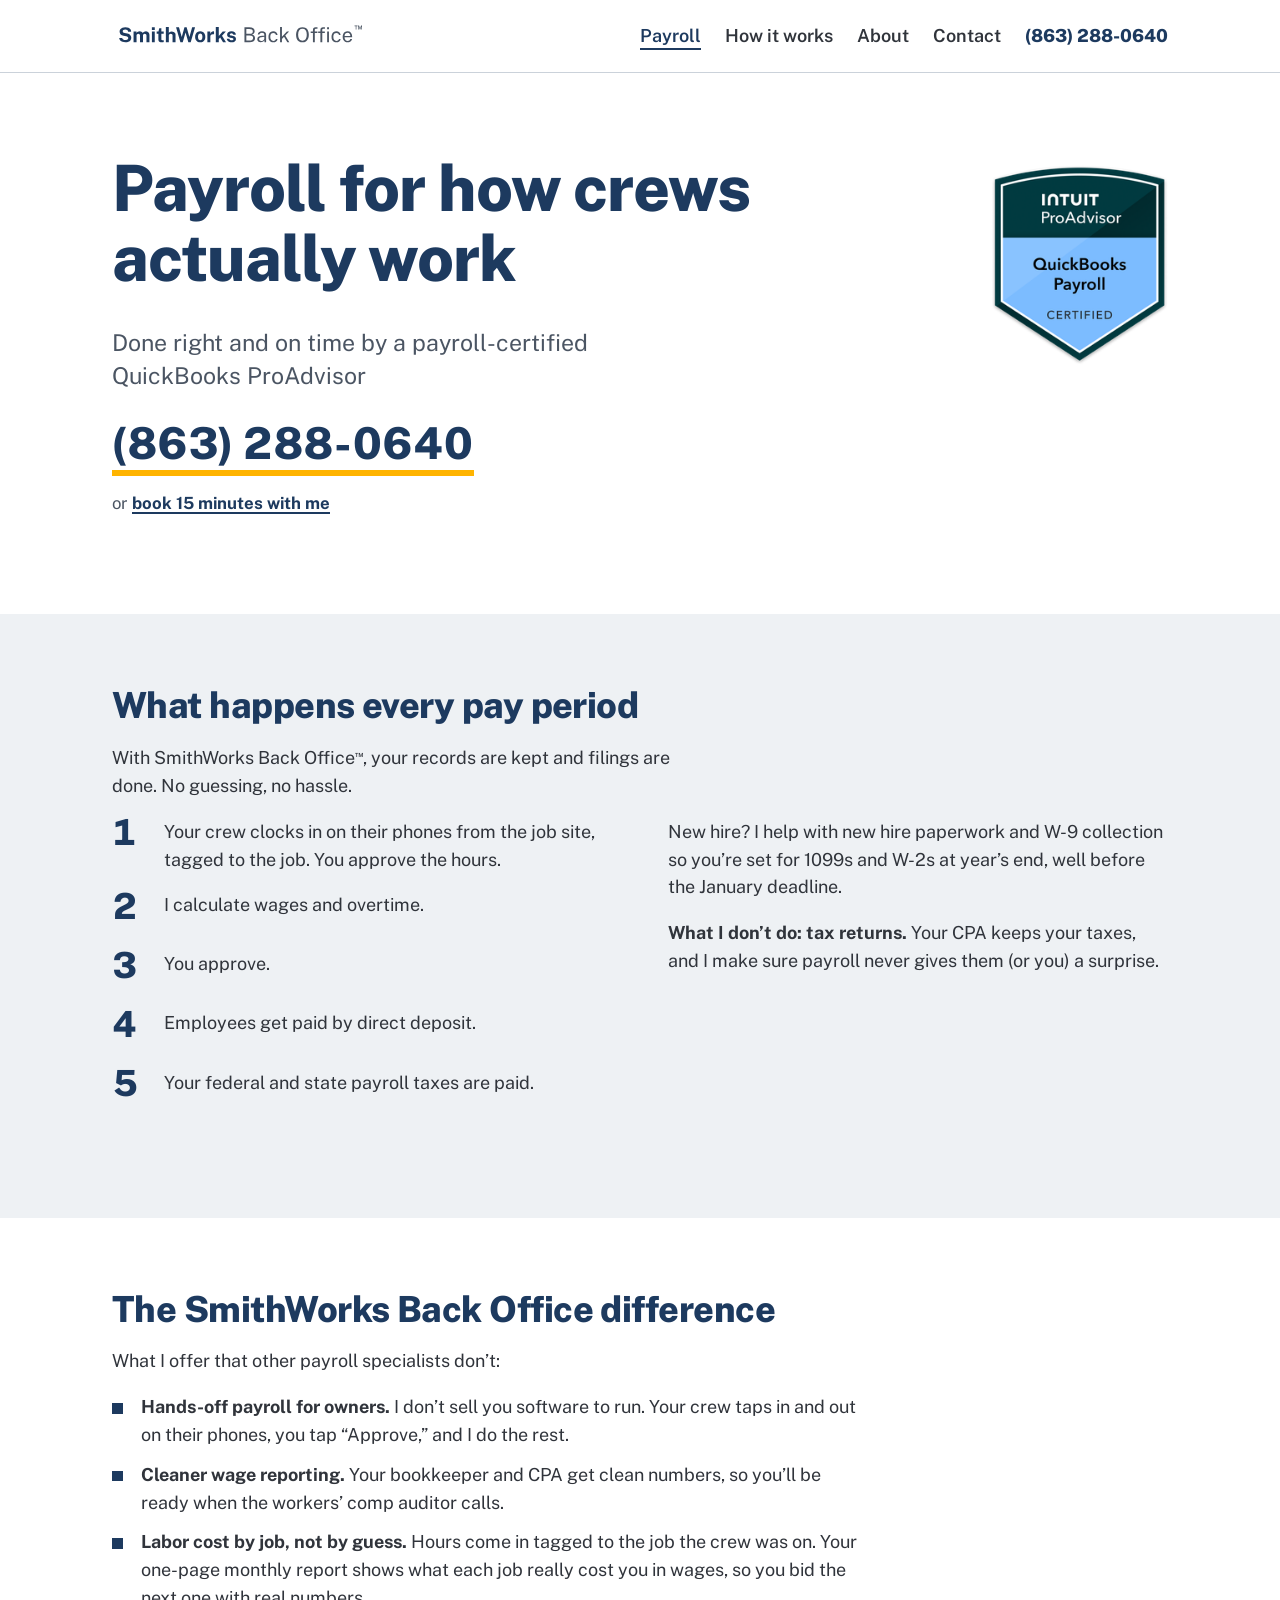
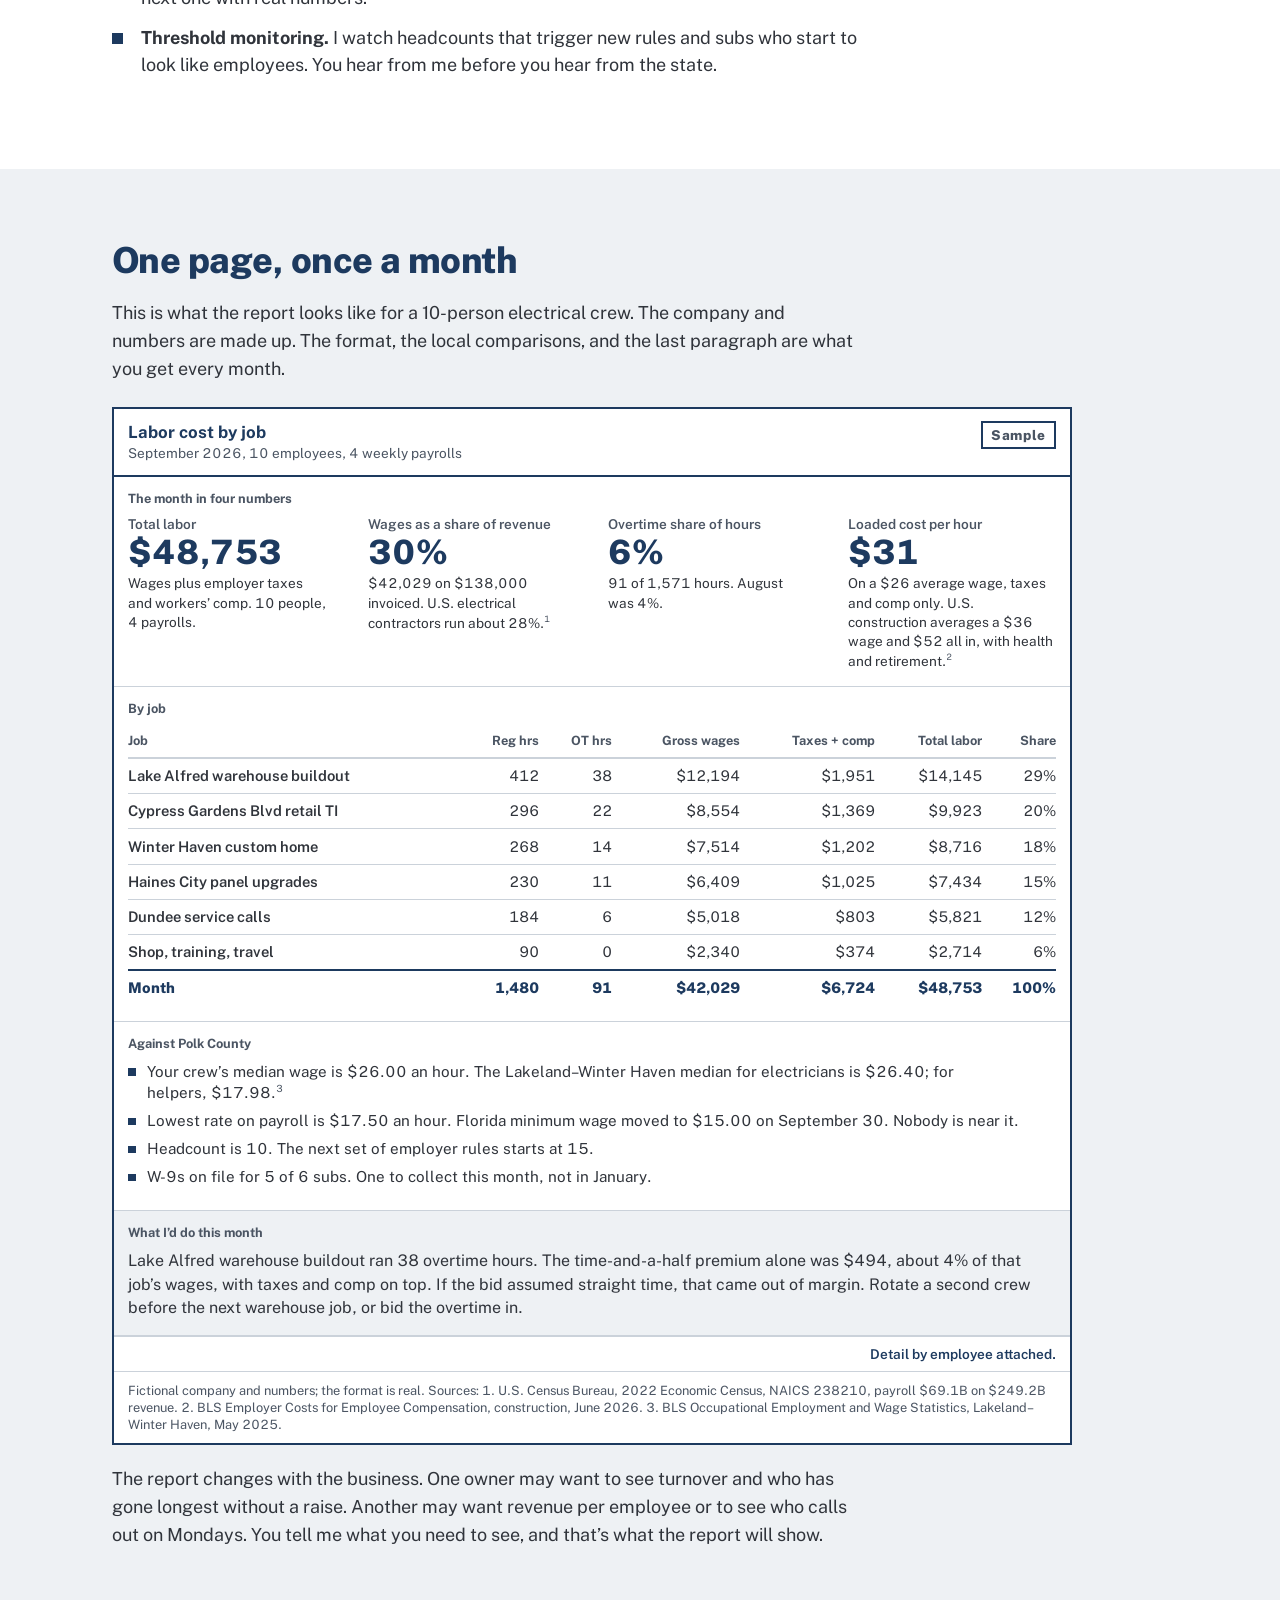
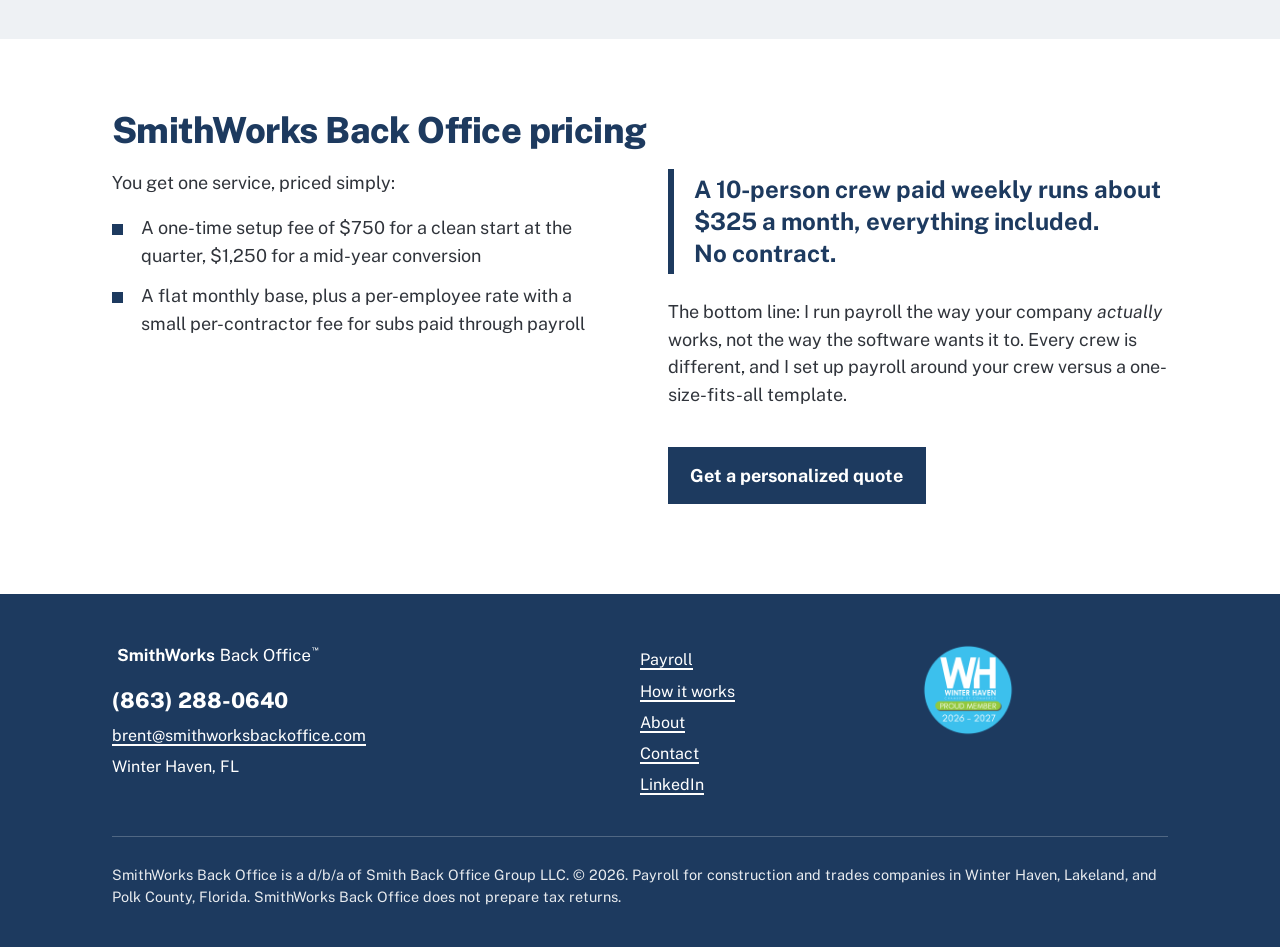
<file: payroll.html>
<!DOCTYPE html>
<html lang="en">
<head>
<meta charset="utf-8">
<meta name="viewport" content="width=device-width, initial-scale=1">
<title>Payroll services for crews | SmithWorks Back Office, Winter Haven FL</title>
<meta name="description" content="Hands-off payroll for construction and trades owners. Crews clock in on their phones, you approve, I do the rest. Flat monthly pricing, no contract. Payroll-certified QuickBooks ProAdvisor in Polk County, Florida.">
<link rel="canonical" href="https://www.smithworksbackoffice.com/payroll.html">
<meta property="og:title" content="Payroll services for crews | SmithWorks Back Office, Winter Haven FL">
<meta property="og:description" content="Hands-off payroll for construction and trades owners. Crews clock in on their phones, you approve, I do the rest. Flat monthly pricing, no contract. Payroll-certified QuickBooks ProAdvisor in Polk County, Florida.">
<meta property="og:type" content="website">
<meta property="og:url" content="https://www.smithworksbackoffice.com/payroll.html">
<meta property="og:image" content="https://www.smithworksbackoffice.com/assets/og-image.png">
<meta name="theme-color" content="#1D3A5F">
<link rel="icon" href="/favicon.svg" type="image/svg+xml">
<link rel="icon" href="/favicon.png" type="image/png" sizes="32x32">
<link rel="apple-touch-icon" href="/apple-touch-icon.png">
<link rel="preconnect" href="https://fonts.googleapis.com">
<link rel="preconnect" href="https://fonts.gstatic.com" crossorigin>
<link href="https://fonts.googleapis.com/css2?family=Public+Sans:wght@400;600;700;800&display=swap" rel="stylesheet">
<link rel="stylesheet" href="/styles.css">
</head>
<body>
<a class="visually-hidden" href="#main">Skip to content</a>
<header class="site-header">
  <div class="wrap">
    <a class="brand" href="/" aria-label="SmithWorks Back Office home"><img class="word" src="/assets/wordmark-primary.svg" alt="SmithWorks Back Office" width="250" height="33"><img class="mark" src="/assets/mark-primary.svg" alt="SmithWorks Back Office" width="36" height="36"></a>
    <nav class="nav" aria-label="Main"><a href="/payroll.html" aria-current="page">Payroll</a><a href="/how-it-works.html">How it works</a><a href="/about.html">About</a><a href="/contact.html">Contact</a><a class="nav-phone" href="tel:+18632880640">(863) 288-0640</a></nav>
    <div class="hdr-actions">
      <a class="hdr-call" href="tel:+18632880640">Call<span class="hdr-num"> (863) 288-0640</span></a>
      <button class="menu-btn" type="button" aria-expanded="false" aria-controls="mobile-nav">Menu</button>
    </div>
  </div>
  <nav class="mobile-nav" id="mobile-nav" aria-label="Main (mobile)"><a href="/payroll.html" aria-current="page">Payroll</a><a href="/how-it-works.html">How it works</a><a href="/about.html">About</a><a href="/contact.html">Contact</a><a class="nav-phone" href="tel:+18632880640">Call (863) 288-0640</a></nav>
</header>
<main id="main">

<section class="hero">
  <div class="wrap">
    <div class="hero-grid">
      <div>
        <h1>Payroll for how crews actually work</h1>
        <p class="lede">Done right and on time by a payroll-certified QuickBooks ProAdvisor</p>
        <p class="cta"><a class="phone" href="tel:+18632880640">(863) 288-0640</a>
<span class="or">or <a href="https://calendar.app.google/8ci6cQ7V7Muask3H9">book 15 minutes with me</a></span></p>
      </div>
      <p class="credential"><img src="/assets/proadvisor-payroll-badge.png" alt="Intuit ProAdvisor, QuickBooks Payroll Certified badge" width="212" height="240"></p>
    </div>
  </div>
</section>

<section class="alt">
  <div class="wrap">
    <h2>What happens every pay period</h2>
    <p>With SmithWorks Back Office<sup class="tm">™</sup>, your records are kept and filings are done. <span class="nb">No guessing, no hassle.</span></p>
    <div class="cols">
      <ol class="steps">
        <li>Your crew clocks in on their phones from the job site, tagged to the job. You approve the hours.</li>
        <li>I calculate wages and overtime.</li>
        <li>You approve.</li>
        <li>Employees get paid by direct deposit.</li>
        <li>Your federal and state payroll taxes are paid.</li>
      </ol>
      <div>
        <p>New hire? I help with new hire paperwork and W-9 collection so you’re set for 1099s and W-2s at year’s end, well before the January deadline.</p>
        <p><strong>What I don’t do: tax returns.</strong> Your CPA keeps your taxes, and I make sure payroll never gives them (or you) a surprise.</p>
      </div>
    </div>
  </div>
</section>

<section>
  <div class="wrap">
    <h2 class="h2-wide">The <span class="nb">SmithWorks Back Office</span> difference</h2>
    <p>What I offer that other payroll specialists don’t:</p>
    <ul class="list">
      <li><strong>Hands-off payroll for owners.</strong> I don’t sell you software to run. Your crew taps in and out on their phones, you tap “Approve,” and I do the rest.</li>
      <li><strong>Cleaner wage reporting.</strong> Your bookkeeper and CPA get clean numbers, so you’ll be ready when the workers’ comp auditor calls.</li>
      <li><strong>Labor cost by job, not by guess.</strong> Hours come in tagged to the job the crew was on. Your one-page monthly report shows what each job really cost you in wages, so you bid the next one with real numbers.</li>
      <li><strong>Threshold monitoring.</strong> I watch headcounts that trigger new rules and subs who start to look like employees. You hear from me before you hear from the state.</li>
    </ul>
  </div>
</section>

<section class="alt" id="report">
  <div class="wrap">
    <h2>One page, once a month</h2>
    <p>This is what the report looks like for a 10-person electrical crew. The company and numbers are made up. The format, the local comparisons, and the last paragraph are what you get every month.</p>
    <figure class="report report-full" aria-label="Sample one-page monthly labor report">
  <div class="report-head">
    <div><strong>Labor cost by job</strong><span>September 2026, 10 employees, 4 weekly payrolls</span></div>
    <span class="report-tag">Sample</span>
  </div>
  <div class="report-band"><h3>The month in four numbers</h3>
    <dl class="kpis">
      <div><dt>Total labor</dt><dd>$48,753</dd><p>Wages plus employer taxes and workers’ comp. 10 people, 4 payrolls.</p></div>
      <div><dt>Wages as a share of revenue</dt><dd>30%</dd><p>$42,029 on $138,000 invoiced. U.S. electrical contractors run about 28%.<sup>1</sup></p></div>
      <div><dt>Overtime share of hours</dt><dd>6%</dd><p>91 of 1,571 hours. August was 4%.</p></div>
      <div><dt>Loaded cost per hour</dt><dd>$31</dd><p>On a $26 average wage, taxes and comp only. U.S. construction averages a $36 wage and $52 all in, with health and retirement.<sup>2</sup></p></div>
    </dl>
  </div>
  <div class="report-band"><h3>By job</h3>
  <table>
    <thead><tr><th scope="col">Job</th><th scope="col">Reg hrs</th><th scope="col">OT hrs</th><th scope="col">Gross wages</th><th scope="col">Taxes + comp</th><th scope="col">Total labor</th><th scope="col">Share</th></tr></thead>
    <tbody><tr><th scope="row">Lake Alfred warehouse buildout</th><td>412</td><td>38</td><td>$12,194</td><td>$1,951</td><td>$14,145</td><td>29%</td></tr><tr><th scope="row">Cypress Gardens Blvd retail TI</th><td>296</td><td>22</td><td>$8,554</td><td>$1,369</td><td>$9,923</td><td>20%</td></tr><tr><th scope="row">Winter Haven custom home</th><td>268</td><td>14</td><td>$7,514</td><td>$1,202</td><td>$8,716</td><td>18%</td></tr><tr><th scope="row">Haines City panel upgrades</th><td>230</td><td>11</td><td>$6,409</td><td>$1,025</td><td>$7,434</td><td>15%</td></tr><tr><th scope="row">Dundee service calls</th><td>184</td><td>6</td><td>$5,018</td><td>$803</td><td>$5,821</td><td>12%</td></tr><tr><th scope="row">Shop, training, travel</th><td>90</td><td>0</td><td>$2,340</td><td>$374</td><td>$2,714</td><td>6%</td></tr></tbody>
    <tfoot><tr><th scope="row">Month</th><td>1,480</td><td>91</td><td>$42,029</td><td>$6,724</td><td>$48,753</td><td>100%</td></tr></tfoot>
  </table>
  </div>
  <div class="report-band"><h3>Against Polk County</h3>
    <ul class="report-list">
      <li>Your crew’s median wage is $26.00 an hour. The Lakeland–Winter Haven median for electricians is $26.40; for helpers, $17.98.<sup>3</sup></li>
      <li>Lowest rate on payroll is $17.50 an hour. Florida minimum wage moved to $15.00 on September 30. Nobody is near it.</li>
      <li>Headcount is 10. The next set of employer rules starts at 15.</li>
      <li>W-9s on file for 5 of 6 subs. One to collect this month, not in January.</li>
    </ul>
  </div>
  <div class="report-band report-action"><h3>What I’d do this month</h3>
    <p>Lake Alfred warehouse buildout ran 38 overtime hours. The time-and-a-half premium alone was $494, about 4% of that job’s wages, with taxes and comp on top. If the bid assumed straight time, that came out of margin. Rotate a second crew before the next warehouse job, or bid the overtime in.</p>
  </div>
  <p class="report-next">Detail by employee attached.</p>
  <figcaption>Fictional company and numbers; the format is real. Sources: 1. U.S. Census Bureau, 2022 Economic Census, NAICS 238210, payroll $69.1B on $249.2B revenue. 2. BLS Employer Costs for Employee Compensation, construction, June 2026. 3. BLS Occupational Employment and Wage Statistics, Lakeland–Winter Haven, May 2025.</figcaption>
</figure>
    <p class="report-after">The report changes with the business. One owner may want to see turnover and who has gone longest without a raise. Another may want revenue per employee or to see who calls out on Mondays. You tell me what you need to see, and that’s what the report will show.</p>
  </div>
</section>

<section>
  <div class="wrap">
    <h2>SmithWorks Back Office pricing</h2>
    <div class="cols">
      <div>
        <p>You get one service, priced simply:</p>
        <ul class="list">
          <li>A one-time setup fee of $750 for a clean start at the quarter, $1,250 for a mid-year conversion</li>
          <li>A flat monthly base, plus a per-employee rate with a small per-contractor fee for subs paid through payroll</li>
        </ul>
      </div>
      <div>
        <div class="price"><p>A 10-person crew paid weekly runs about $325 a month, everything included. No contract.</p></div>
        <p>The bottom line: I run payroll the way your company <em>actually</em> works, not the way the software wants it to. Every crew is different, and I set up payroll around your crew versus a one-size-fits-all template.</p>
        <p><a class="button" href="/contact.html">Get a personalized quote</a></p>
      </div>
    </div>
  </div>
</section>
</main>
<footer class="site-footer">
  <div class="wrap">
    <div>
      <a class="brand" href="/"><img src="/assets/wordmark-white.svg" alt="SmithWorks Back Office" width="220" height="29"></a>
      <p><a class="foot-phone" href="tel:+18632880640">(863) 288-0640</a></p>
      <p><a href="mailto:brent@smithworksbackoffice.com">brent@smithworksbackoffice.com</a></p>
      <p>Winter Haven, FL</p>
    </div>
    <div>
      <p><a href="/payroll.html">Payroll</a></p>
      <p><a href="/how-it-works.html">How it works</a></p>
      <p><a href="/about.html">About</a></p>
      <p><a href="/contact.html">Contact</a></p>
      <p><a href="https://www.linkedin.com/in/brentesmith/" rel="me noopener" target="_blank">LinkedIn</a></p>
    </div>
    <div>
      <img class="decal" src="/assets/chamber-member-2026-27.png" alt="Greater Winter Haven Chamber of Commerce member, 2026 to 2027" width="96" height="96">
    </div>
    <div class="fine">
      <p>SmithWorks Back Office is a d/b/a of Smith Back Office Group LLC. &copy; 2026. Payroll for construction and trades companies in Winter Haven, Lakeland, and Polk County, Florida. SmithWorks Back Office does not prepare tax returns.</p>
    </div>
  </div>
</footer>
<script>
(function () {
  var b = document.querySelector('.menu-btn'), n = document.getElementById('mobile-nav');
  if (!b || !n) return;
  b.addEventListener('click', function () {
    var open = n.classList.toggle('open');
    b.setAttribute('aria-expanded', open ? 'true' : 'false');
    b.textContent = open ? 'Close' : 'Menu';
  });
})();
</script>
</body>
</html>
</file>
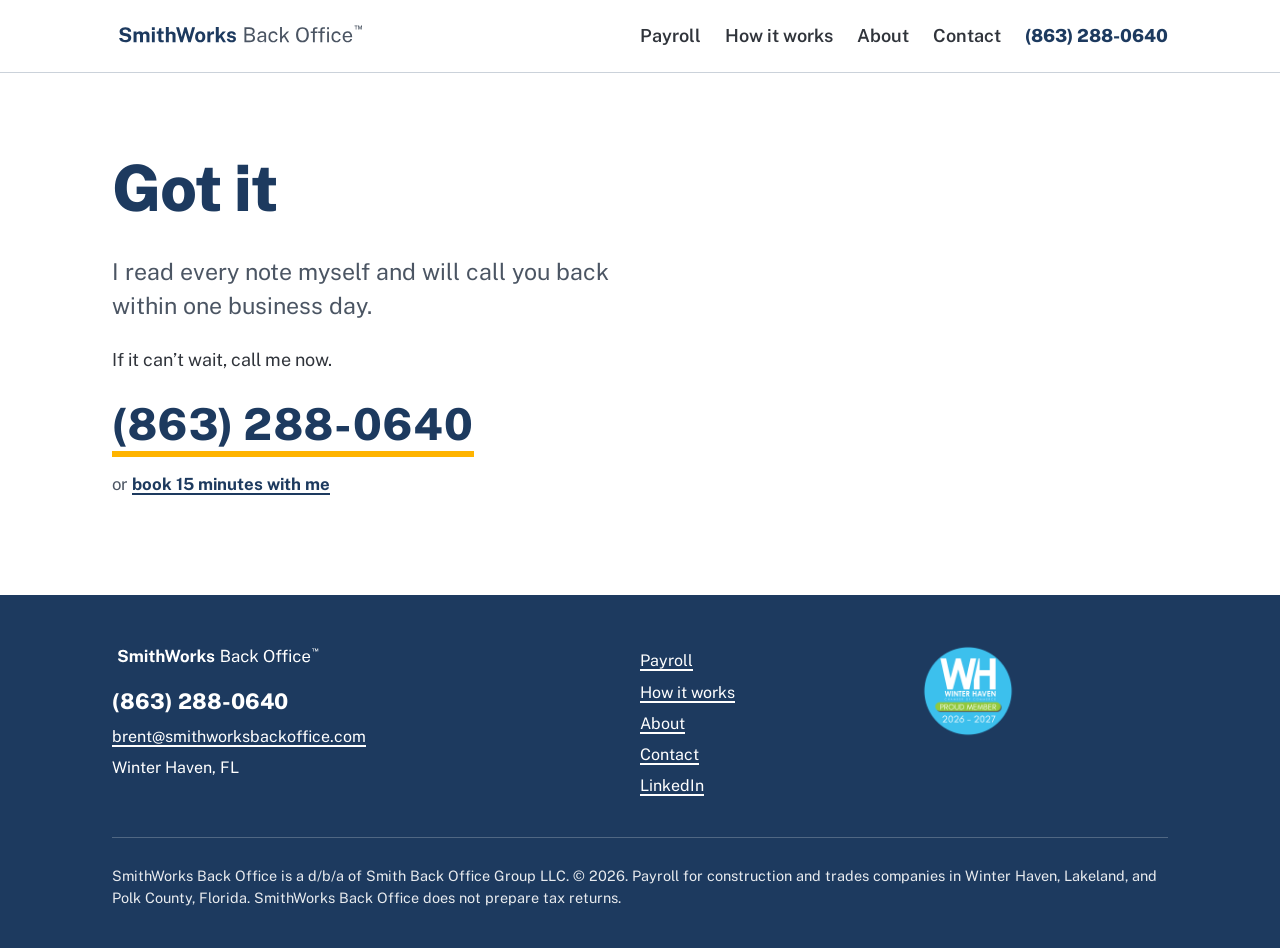
<file: thanks.html>
<!DOCTYPE html>
<html lang="en">
<head>
<meta charset="utf-8">
<meta name="viewport" content="width=device-width, initial-scale=1">
<title>Message sent | SmithWorks Back Office</title>
<meta name="description" content="Your note is on its way to Brent Smith at SmithWorks Back Office.">
<link rel="canonical" href="https://www.smithworksbackoffice.com/thanks.html">
<meta property="og:title" content="Message sent | SmithWorks Back Office">
<meta property="og:description" content="Your note is on its way to Brent Smith at SmithWorks Back Office.">
<meta property="og:type" content="website">
<meta property="og:url" content="https://www.smithworksbackoffice.com/thanks.html">
<meta property="og:image" content="https://www.smithworksbackoffice.com/assets/og-image.png">
<meta name="theme-color" content="#1D3A5F">
<link rel="icon" href="/favicon.svg" type="image/svg+xml">
<link rel="icon" href="/favicon.png" type="image/png" sizes="32x32">
<link rel="apple-touch-icon" href="/apple-touch-icon.png">
<link rel="preconnect" href="https://fonts.googleapis.com">
<link rel="preconnect" href="https://fonts.gstatic.com" crossorigin>
<link href="https://fonts.googleapis.com/css2?family=Public+Sans:wght@400;600;700;800&display=swap" rel="stylesheet">
<link rel="stylesheet" href="/styles.css">
</head>
<body>
<a class="visually-hidden" href="#main">Skip to content</a>
<header class="site-header">
  <div class="wrap">
    <a class="brand" href="/" aria-label="SmithWorks Back Office home"><img class="word" src="/assets/wordmark-primary.svg" alt="SmithWorks Back Office" width="250" height="33"><img class="mark" src="/assets/mark-primary.svg" alt="SmithWorks Back Office" width="36" height="36"></a>
    <nav class="nav" aria-label="Main"><a href="/payroll.html">Payroll</a><a href="/how-it-works.html">How it works</a><a href="/about.html">About</a><a href="/contact.html">Contact</a><a class="nav-phone" href="tel:+18632880640">(863) 288-0640</a></nav>
    <div class="hdr-actions">
      <a class="hdr-call" href="tel:+18632880640">Call<span class="hdr-num"> (863) 288-0640</span></a>
      <button class="menu-btn" type="button" aria-expanded="false" aria-controls="mobile-nav">Menu</button>
    </div>
  </div>
  <nav class="mobile-nav" id="mobile-nav" aria-label="Main (mobile)"><a href="/payroll.html">Payroll</a><a href="/how-it-works.html">How it works</a><a href="/about.html">About</a><a href="/contact.html">Contact</a><a class="nav-phone" href="tel:+18632880640">Call (863) 288-0640</a></nav>
</header>
<main id="main">

<section class="hero">
  <div class="wrap">
    <h1>Got it</h1>
    <p class="lede">I read every note myself and will call you back within one business day.</p>
    <p>If it can’t wait, call me now.</p>
    <p class="cta"><a class="phone" href="tel:+18632880640">(863) 288-0640</a>
<span class="or">or <a href="https://calendar.app.google/8ci6cQ7V7Muask3H9">book 15 minutes with me</a></span></p>
  </div>
</section>
</main>
<footer class="site-footer">
  <div class="wrap">
    <div>
      <a class="brand" href="/"><img src="/assets/wordmark-white.svg" alt="SmithWorks Back Office" width="220" height="29"></a>
      <p><a class="foot-phone" href="tel:+18632880640">(863) 288-0640</a></p>
      <p><a href="mailto:brent@smithworksbackoffice.com">brent@smithworksbackoffice.com</a></p>
      <p>Winter Haven, FL</p>
    </div>
    <div>
      <p><a href="/payroll.html">Payroll</a></p>
      <p><a href="/how-it-works.html">How it works</a></p>
      <p><a href="/about.html">About</a></p>
      <p><a href="/contact.html">Contact</a></p>
      <p><a href="https://www.linkedin.com/in/brentesmith/" rel="me noopener" target="_blank">LinkedIn</a></p>
    </div>
    <div>
      <img class="decal" src="/assets/chamber-member-2026-27.png" alt="Greater Winter Haven Chamber of Commerce member, 2026 to 2027" width="96" height="96">
    </div>
    <div class="fine">
      <p>SmithWorks Back Office is a d/b/a of Smith Back Office Group LLC. &copy; 2026. Payroll for construction and trades companies in Winter Haven, Lakeland, and Polk County, Florida. SmithWorks Back Office does not prepare tax returns.</p>
    </div>
  </div>
</footer>
<script>
(function () {
  var b = document.querySelector('.menu-btn'), n = document.getElementById('mobile-nav');
  if (!b || !n) return;
  b.addEventListener('click', function () {
    var open = n.classList.toggle('open');
    b.setAttribute('aria-expanded', open ? 'true' : 'false');
    b.textContent = open ? 'Close' : 'Menu';
  });
})();
</script>
</body>
</html>
</file>
<file: styles.css>
/* SmithWorks Back Office — site styles
   Palette (agreed Oct 10 2026): navy #1D3A5F, charcoal #30343B text, concrete #EEF1F4 bands on white, hi-vis #FFB400 once per page (phone bar). Slate #4B5563 is utility gray only. Public Sans; one family, weight does the work. */

:root {
  --navy: #1D3A5F;
  --navy-deep: #15293F;
  --slate: #4B5563;
  --ink: #30343B;
  --paper: #FFFFFF;
  --concrete: #EEF1F4;
  --line: #CBD2DA;
  --hivis: #FFB400;
  --measure: 68ch;
  --gutter: 16px;
  --font: "Public Sans", -apple-system, BlinkMacSystemFont, "Segoe UI", Roboto, Helvetica, Arial, sans-serif;
}

*, *::before, *::after { box-sizing: border-box; }
html { -webkit-text-size-adjust: 100%; scroll-behavior: smooth; }
@media (prefers-reduced-motion: reduce) { html { scroll-behavior: auto; } }

body {
  margin: 0;
  font-family: var(--font);
  font-size: 1.125rem;
  line-height: 1.55;
  color: var(--ink);
  background: var(--paper);
}

img, svg { max-width: 100%; height: auto; display: block; }

a { color: var(--navy); text-decoration-thickness: 2px; text-underline-offset: 3px; }
a:hover { color: var(--navy-deep); }
:focus-visible { outline: 3px solid var(--hivis); outline-offset: 3px; }

h1, h2, h3 { font-weight: 800; letter-spacing: -0.015em; line-height: 1.1; margin: 0 0 0.5em; color: var(--navy); }
h1 { font-size: clamp(2.25rem, 5.5vw, 4rem); max-width: 18ch; }
h2 { font-size: clamp(1.6rem, 3.2vw, 2.25rem); max-width: 24ch; text-wrap: balance; }
h2.h2-wide { max-width: 34ch; }
.nb { white-space: nowrap; }
p, li { text-wrap: pretty; }
h3 { font-size: 1.25rem; font-weight: 700; letter-spacing: 0; }
p, ul, ol { margin: 0 0 1em; max-width: var(--measure); }
strong { font-weight: 700; }
.lede { font-size: clamp(1.2rem, 2vw, 1.45rem); line-height: 1.45; max-width: 36ch; color: var(--slate); }

.wrap { width: 100%; max-width: 1120px; margin: 0 auto; padding: 0 var(--gutter); }
@media (min-width: 720px) { .wrap { padding: 0 32px; } }

/* Lists: a square navy marker, like a checklist */
.list { list-style: none; padding: 0; }
.list li { position: relative; padding-left: 1.6em; margin-bottom: 0.65em; }
.list li::before { content: ""; position: absolute; left: 0; top: 0.55em; width: 0.6em; height: 0.6em; background: var(--navy); }

/* Numbered steps: only for real sequences */
.steps { list-style: none; padding: 0; counter-reset: step; }
.steps li { counter-increment: step; position: relative; padding-left: 3.25rem; margin-bottom: 1.1rem; min-height: 2.6rem; }
.steps li::before { content: counter(step); position: absolute; left: 0; top: -0.2rem; font-size: 2.25rem; font-weight: 800; line-height: 1; color: var(--navy); font-variant-numeric: tabular-nums; }

/* Header */
.site-header { border-bottom: 1px solid var(--line); background: var(--paper); }
.site-header .wrap { display: flex; align-items: center; justify-content: space-between; gap: 1rem; min-height: 72px; }
.brand { display: inline-flex; align-items: center; }
.brand img { height: 30px; width: auto; }
.brand .mark { height: 36px; display: none; }
@media (max-width: 479px) { .brand .word { height: 24px; } .hdr-call, .menu-btn { padding: 0.4rem 0.55rem; } .hdr-actions { gap: 0.4rem; } }
@media (max-width: 359px) { .brand .word { display: none; } .brand .mark { display: block; } }
.hdr-actions { display: inline-flex; align-items: center; gap: 0.6rem; }
.hdr-call { display: inline-flex; align-items: center; font-weight: 800; color: var(--navy); text-decoration: none; padding: 0.45rem 0.6rem; border: 2px solid var(--navy); white-space: nowrap; }
.hdr-call .hdr-num { display: none; }
@media (min-width: 480px) { .hdr-call .hdr-num { display: inline; } }
.nav { display: none; }
.nav a { font-weight: 600; text-decoration: none; margin-left: 1.5rem; color: var(--ink); }
.nav a:hover, .nav a[aria-current="page"] { color: var(--navy); text-decoration: underline; text-decoration-thickness: 2px; text-underline-offset: 6px; }
.nav .nav-phone { color: var(--navy); font-weight: 800; }
.menu-btn { display: inline-flex; align-items: center; gap: 0.5rem; background: none; border: 2px solid var(--navy); color: var(--navy); font: inherit; font-weight: 700; padding: 0.45rem 0.8rem; cursor: pointer; }
.mobile-nav { display: none; border-top: 1px solid var(--line); background: var(--concrete); }
.mobile-nav.open { display: block; }
.mobile-nav a { display: block; padding: 0.9rem var(--gutter); font-weight: 600; text-decoration: none; color: var(--ink); border-bottom: 1px solid var(--line); }
.mobile-nav a[aria-current="page"] { color: var(--navy); }
.mobile-nav .nav-phone { color: var(--navy); font-weight: 800; }
@media (min-width: 860px) {
  .brand img { height: 34px; }
  .nav { display: flex; align-items: center; }
  .menu-btn, .mobile-nav, .hdr-actions { display: none !important; }
}

/* Sections */
section { padding: clamp(2.5rem, 6vw, 4.5rem) 0; }
section.alt { background: var(--concrete); }
section.hero { padding-top: clamp(2.5rem, 7vw, 5rem); padding-bottom: clamp(2.5rem, 7vw, 5rem); }
.hero .lede { margin-top: 1rem; }

/* The one bold thing: the phone number, set like lettering on a truck door */
.cta { margin-top: 1.75rem; max-width: var(--measure); }
.cta .phone {
  display: inline-block;
  font-size: clamp(1.75rem, 5vw, 2.75rem);
  font-weight: 800;
  letter-spacing: -0.01em;
  line-height: 1;
  color: var(--navy);
  text-decoration: none;
  padding-bottom: 0.3rem;
  border-bottom: 6px solid var(--hivis);
  font-variant-numeric: tabular-nums;
}
.cta .phone:hover { color: var(--navy-deep); }
.cta .or { display: block; margin-top: 0.9rem; font-size: 1.05rem; color: var(--slate); }
.cta .or a { font-weight: 700; }
.cta-inline .phone { font-size: clamp(1.5rem, 4vw, 2.1rem); border-bottom: 0; padding-bottom: 0; text-decoration: underline; text-decoration-thickness: 3px; text-underline-offset: 6px; }
.cta-inline { margin-top: 1.25rem; }

/* Two-column feature rows on wide screens */
.cols { display: grid; gap: 2rem; }
@media (min-width: 860px) { .cols { grid-template-columns: 1fr 1fr; gap: 3.5rem; align-items: start; } .cols > * { min-width: 0; } .cols .steps, .cols .list { margin-top: 0; } .cols .price { margin-top: 0; } }

/* Pricing callout */
.price { border-left: 6px solid var(--navy); padding: 0.25rem 0 0.25rem 1.25rem; margin: 1.5rem 0; max-width: var(--measure); }
.price p { margin: 0; font-size: clamp(1.2rem, 2.2vw, 1.5rem); font-weight: 700; color: var(--navy); line-height: 1.35; }

/* FAQ */
.faq dt { font-weight: 700; margin-top: 1.4rem; max-width: var(--measure); }
.faq dd { margin: 0.35rem 0 0; max-width: var(--measure); }

/* Credential line (Payroll page hero) */
.hero-grid { display: grid; gap: 2rem; }
.credential { margin: 0; }
.credential img { height: 120px; width: auto; }
@media (min-width: 860px) {
  .hero-grid { grid-template-columns: 1fr auto; align-items: start; gap: 4rem; }
  .credential { padding-top: 0.75rem; }
  .credential img { height: 200px; }
}

/* Headshot slot (About) */
.bio { display: grid; gap: 1.5rem; }
.bio .headshot { width: 100%; max-width: 280px; aspect-ratio: 4 / 5; object-fit: cover; background: var(--concrete); }
@media (min-width: 860px) { .bio { grid-template-columns: 280px 1fr; gap: 3rem; align-items: start; } }

/* Contact */
.contact-grid { display: grid; gap: 2.5rem; }
@media (min-width: 860px) { .contact-grid { grid-template-columns: 1fr 1fr; gap: 4rem; } }
.details { list-style: none; padding: 0; }
.details li { margin-bottom: 0.6rem; }
form { max-width: 34rem; }
label { display: block; font-weight: 700; margin: 1rem 0 0.35rem; }
input, textarea {
  width: 100%; font: inherit; padding: 0.7rem 0.8rem; border: 2px solid var(--slate); border-radius: 0; background: var(--paper); color: var(--ink);
}
input:focus, textarea:focus { outline: 3px solid var(--hivis); outline-offset: 2px; border-color: var(--navy); }
textarea { min-height: 7rem; resize: vertical; }
button[type="submit"], .button {
  display: inline-block; margin-top: 1.25rem; background: var(--navy); color: #fff; border: 0; font: inherit; font-weight: 700; padding: 0.9rem 1.4rem; cursor: pointer; text-decoration: none;
}
button[type="submit"]:hover, .button:hover { background: var(--navy-deep); color: #fff; }
.hp { position: absolute; left: -9999px; }

/* Footer */
.site-footer { background: var(--navy); color: #fff; padding: 3rem 0 2rem; font-size: 1rem; }
.site-footer a { color: #fff; }
.site-footer .wrap { display: grid; gap: 2rem; }
@media (min-width: 860px) { .site-footer .wrap { grid-template-columns: 2fr 1fr 1fr; align-items: start; } }
.site-footer .brand img { height: 28px; }
.site-footer p { margin: 0.4rem 0; max-width: 40ch; }
.site-footer .foot-phone { font-size: 1.35rem; font-weight: 800; text-decoration: none; }
.site-footer .decal { width: 96px; height: 96px; }
.site-footer .fine { grid-column: 1 / -1; border-top: 1px solid rgba(255,255,255,0.25); padding-top: 1.25rem; font-size: 0.9rem; opacity: 0.9; }
.site-footer .fine p { max-width: none; }

/* Utility */
.visually-hidden { position: absolute; width: 1px; height: 1px; overflow: hidden; clip: rect(0 0 0 0); white-space: nowrap; }

/* Additions */
.bio.no-photo { grid-template-columns: 1fr; }
em { font-style: italic; }
.alt .cta-inline { margin-top: 1.25rem; }

/* Sample labor report: set like the paper report itself, not a chart */
.report { margin: 0; border: 2px solid var(--navy); background: var(--paper); font-size: 0.92rem; line-height: 1.35; font-variant-numeric: tabular-nums; }
.report-head { display: flex; justify-content: space-between; align-items: flex-start; gap: 1rem; padding: 0.8rem 0.9rem; border-bottom: 2px solid var(--navy); }
.report-head strong { display: block; color: var(--navy); font-size: 1.05rem; }
.report-head span { display: block; color: var(--slate); font-size: 0.85rem; }
.report-tag { border: 2px solid var(--navy); color: var(--navy); font-weight: 800; font-size: 0.75rem; letter-spacing: 0.04em; padding: 0.15rem 0.5rem; white-space: nowrap; }
.report table { width: 100%; border-collapse: collapse; }
.report th, .report td { padding: 0.45rem 0.6rem; text-align: right; border-bottom: 1px solid var(--line); vertical-align: top; }
.report th[scope="row"], .report thead th:first-child { text-align: left; }
.report thead th { font-weight: 700; color: var(--slate); font-size: 0.8rem; border-bottom: 2px solid var(--line); }
.report tbody th { font-weight: 600; color: var(--ink); }
.report tfoot th, .report tfoot td { font-weight: 800; color: var(--navy); border-bottom: 0; border-top: 2px solid var(--navy); }
.report-note { margin: 0; padding: 0.6rem 0.9rem; font-size: 0.85rem; color: var(--ink); background: var(--concrete); }
.report figcaption { padding: 0.6rem 0.9rem; font-size: 0.8rem; color: var(--slate); border-top: 1px solid var(--line); }
.report-compact { font-size: 0.95rem; }
@media (max-width: 479px) {
  .report { font-size: 0.82rem; }
  .report th, .report td { padding: 0.4rem 0.4rem; }
  .report:not(.report-compact) th:nth-child(2), .report:not(.report-compact) td:nth-child(2),
  .report:not(.report-compact) th:nth-child(3), .report:not(.report-compact) td:nth-child(3),
  .report:not(.report-compact) th:nth-child(5), .report:not(.report-compact) td:nth-child(5) { display: none; }
}
@media (min-width: 860px) { .cols.report-row { grid-template-columns: 2fr 3fr; } }
.report-next { margin: 0; padding: 0.5rem 0.9rem; font-size: 0.85rem; color: var(--navy); font-weight: 600; border-top: 1px solid var(--line); text-align: right; }

/* Full sample report */
.report-full { max-width: 960px; margin-top: 1.5rem; }
.report-after { margin-top: 1.25rem; }
.report-band { padding: 0.9rem 0.9rem 1rem; border-bottom: 1px solid var(--line); }
.report-band h3 { margin: 0 0 0.6rem; font-size: 0.8rem; font-weight: 700; color: var(--slate); letter-spacing: 0; }
.report-band table { margin: 0; }
.report-full .report-band table th, .report-full .report-band table td { padding-left: 0; }
.report-full .report-band table th:first-child, .report-full .report-band table td:first-child { padding-left: 0; }
.report-full .report-band table th:last-child, .report-full .report-band table td:last-child { padding-right: 0; }
.kpis { display: grid; gap: 1rem 2rem; margin: 0; }
.kpis > div { max-width: none; }
.kpis dt { font-size: 0.85rem; font-weight: 600; color: var(--slate); }
.kpis dd { margin: 0.1rem 0 0.25rem; font-size: clamp(1.6rem, 3vw, 2.1rem); font-weight: 800; color: var(--navy); line-height: 1.05; }
.kpis p { margin: 0; font-size: 0.85rem; line-height: 1.4; max-width: none; }
@media (min-width: 600px) { .kpis { grid-template-columns: 1fr 1fr; } }
@media (min-width: 860px) { .kpis { grid-template-columns: repeat(4, 1fr); } }
.report-list { list-style: none; padding: 0; margin: 0; max-width: none; }
.report-list li { position: relative; padding-left: 1.2em; margin-bottom: 0.45em; font-size: 0.95rem; line-height: 1.4; }
.report-list li::before { content: ""; position: absolute; left: 0; top: 0.5em; width: 0.5em; height: 0.5em; background: var(--navy); }
.report-action { background: var(--concrete); }
.report-action p { margin: 0; font-size: 1rem; line-height: 1.45; max-width: none; color: var(--ink); }
.report sup { font-size: 0.65em; color: var(--slate); }
@media (max-width: 479px) {
  .report-full .report-band table th:nth-child(2), .report-full .report-band table td:nth-child(2),
  .report-full .report-band table th:nth-child(3), .report-full .report-band table td:nth-child(3),
  .report-full .report-band table th:nth-child(5), .report-full .report-band table td:nth-child(5) { display: none; }
}
.report-next, .report figcaption, .report-note { max-width: none; }
.kpis-2 { grid-template-columns: 1fr 1fr; }
.report-excerpt .report-next { text-align: left; font-size: 0.95rem; }
.report-excerpt .report-next a { font-weight: 700; }
@media (min-width: 860px) { .report-excerpt { margin-top: 0.4rem; } }
sup.tm { font-size: 0.5em; line-height: 0; vertical-align: 0.75em; margin-left: 0.05em; font-weight: 600; letter-spacing: 0; }
h1 sup.tm { font-size: 0.4em; vertical-align: 0.9em; }
</file>
